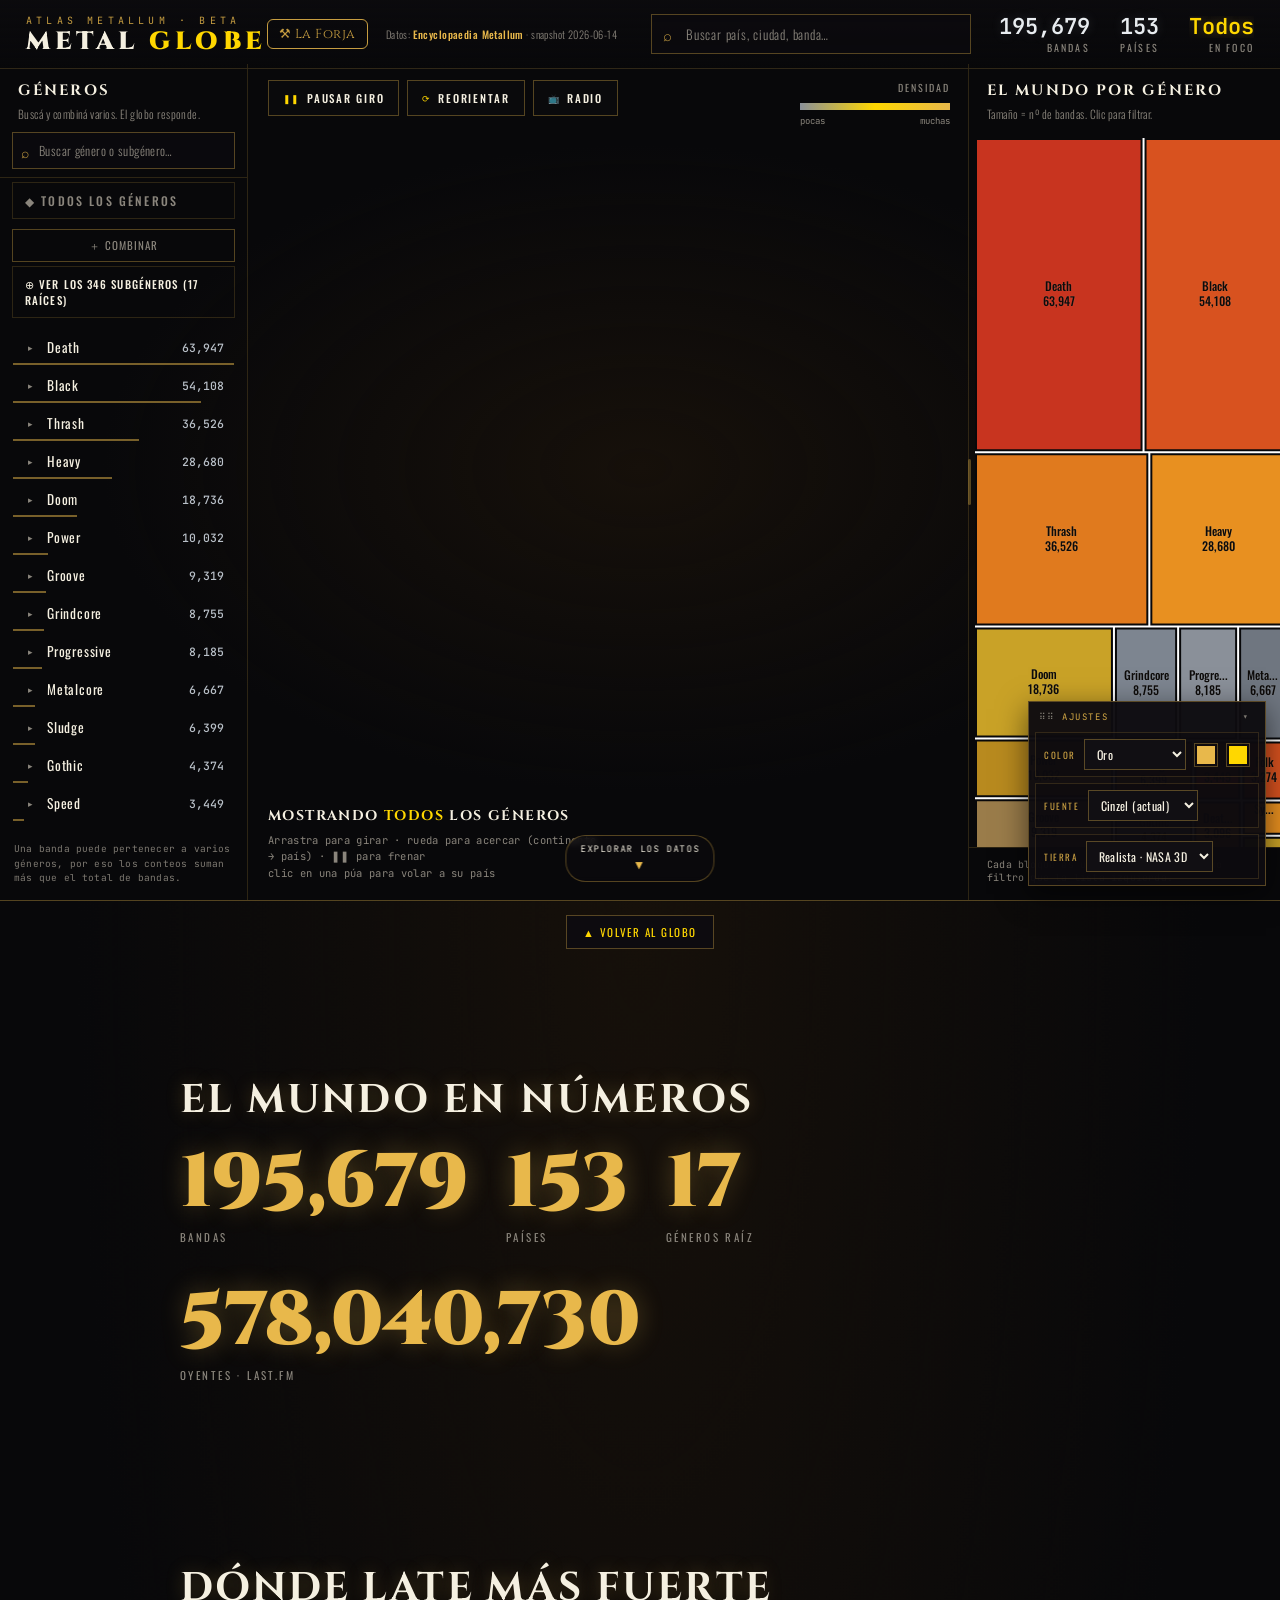
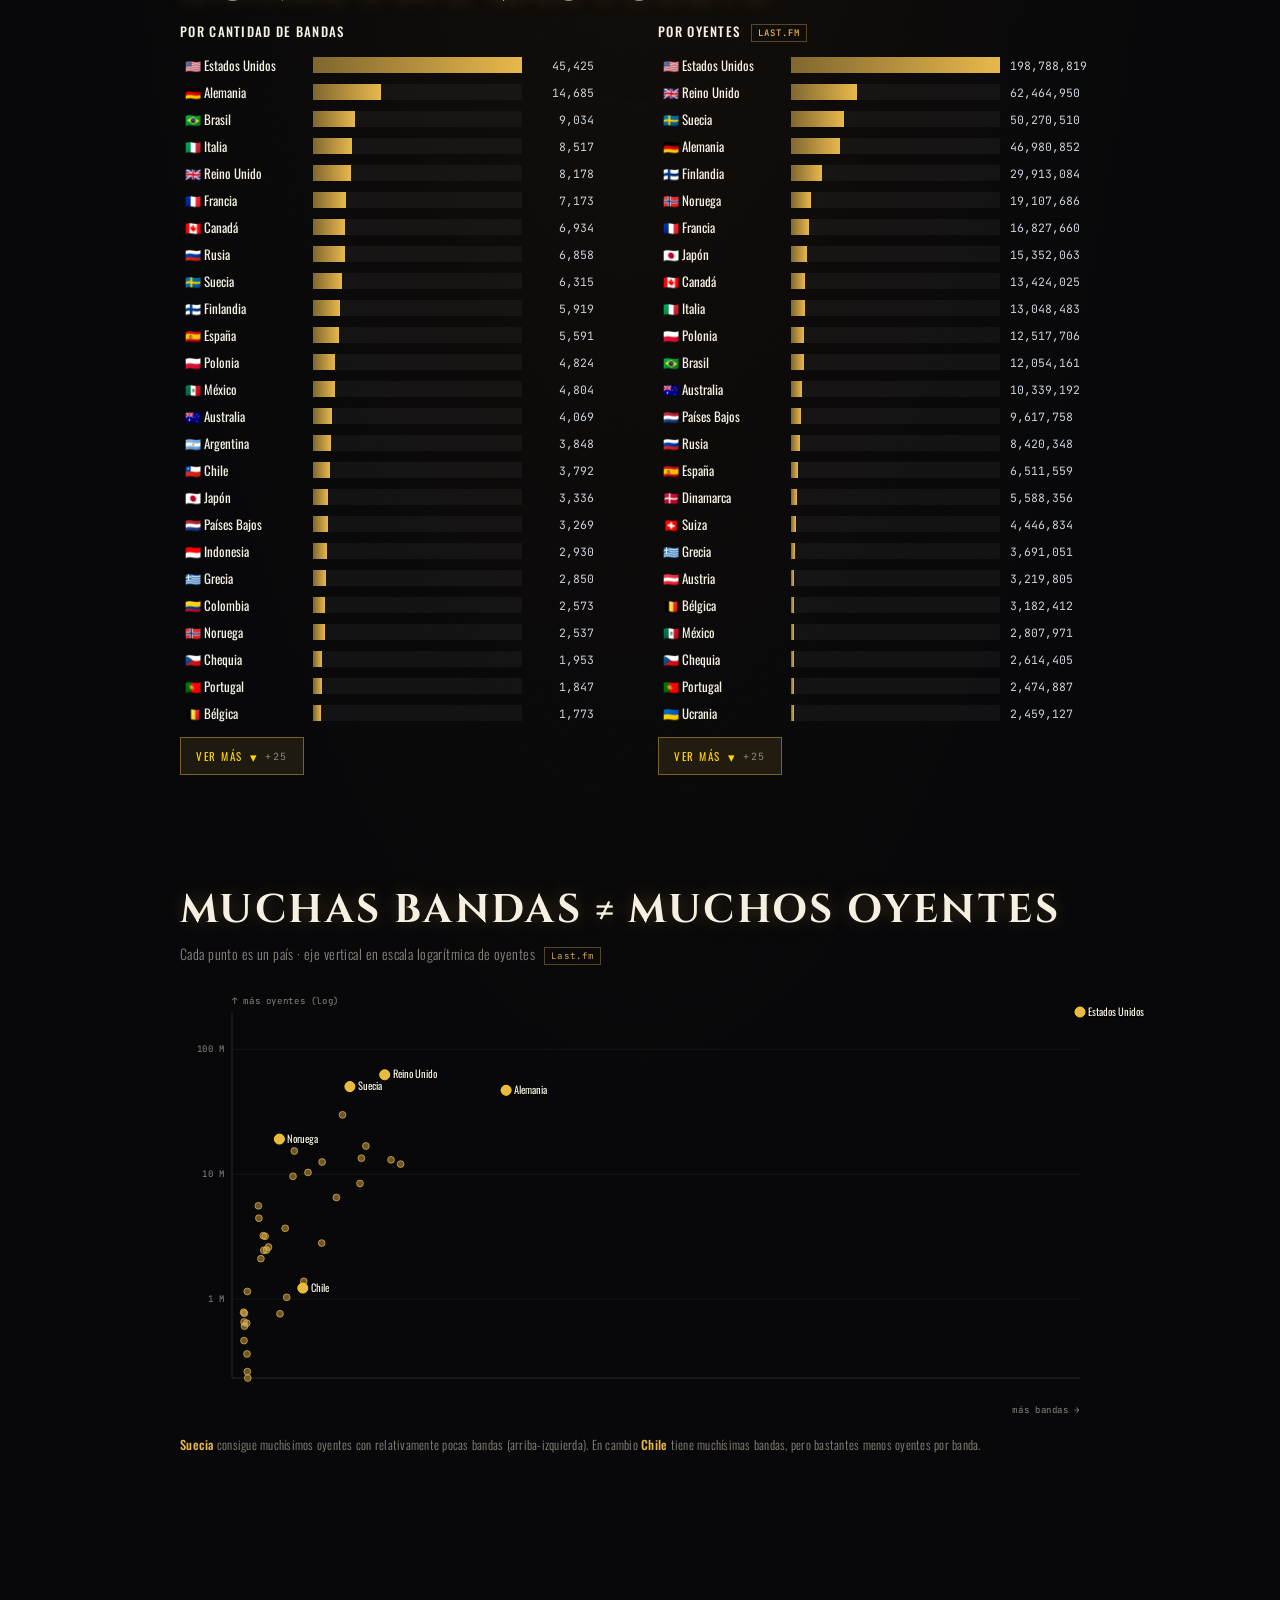
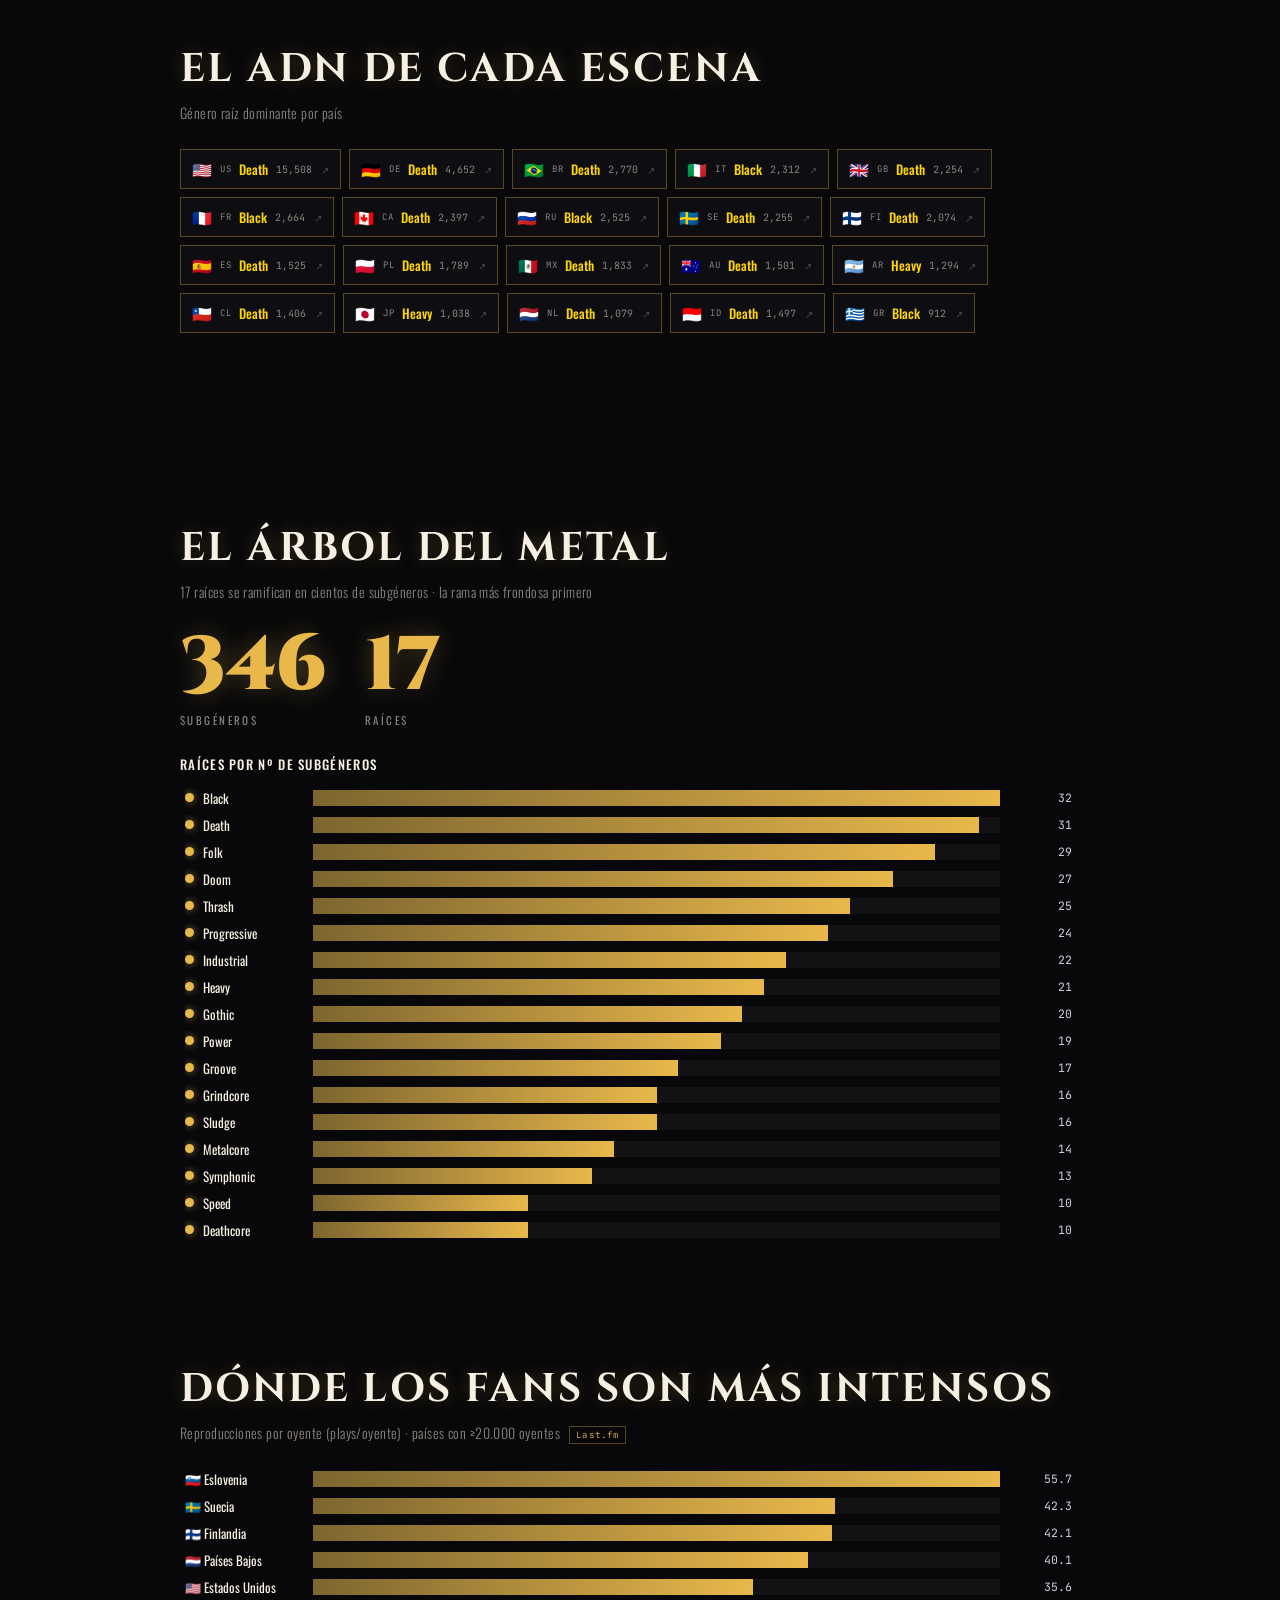
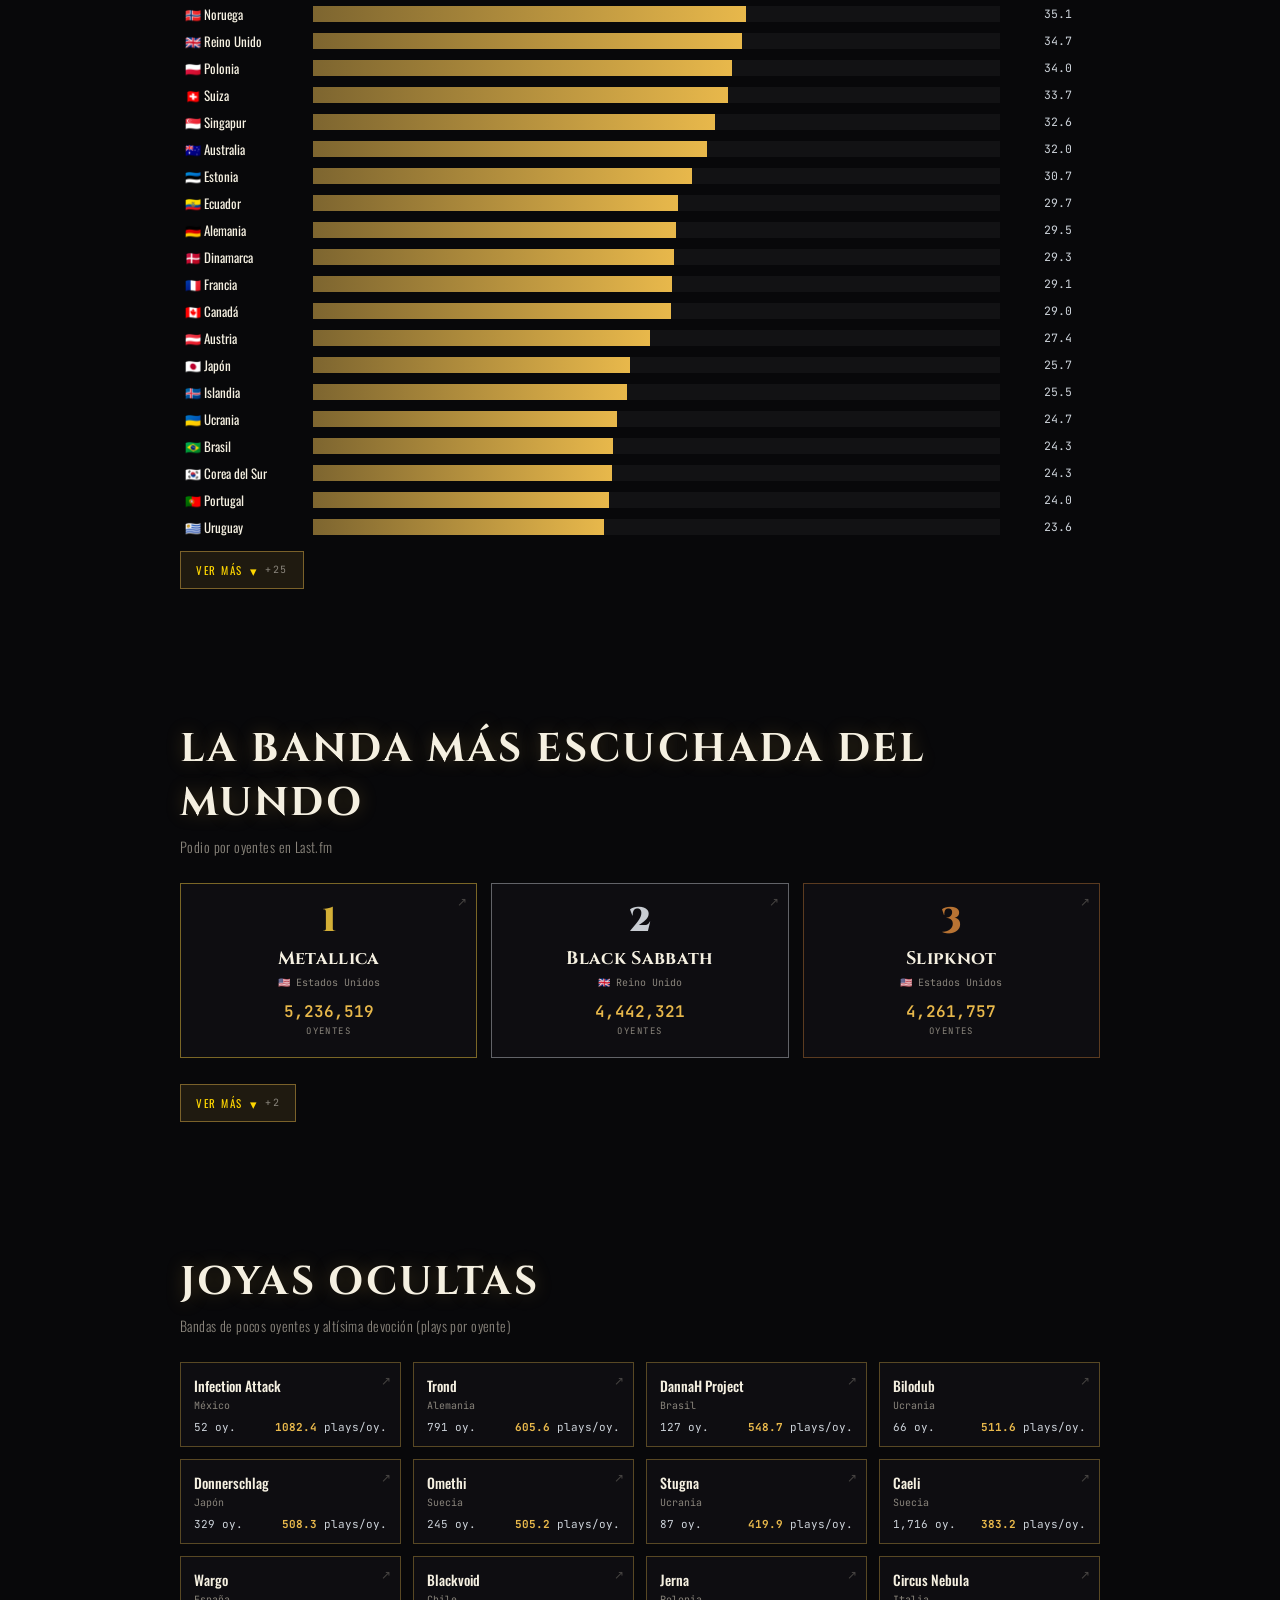
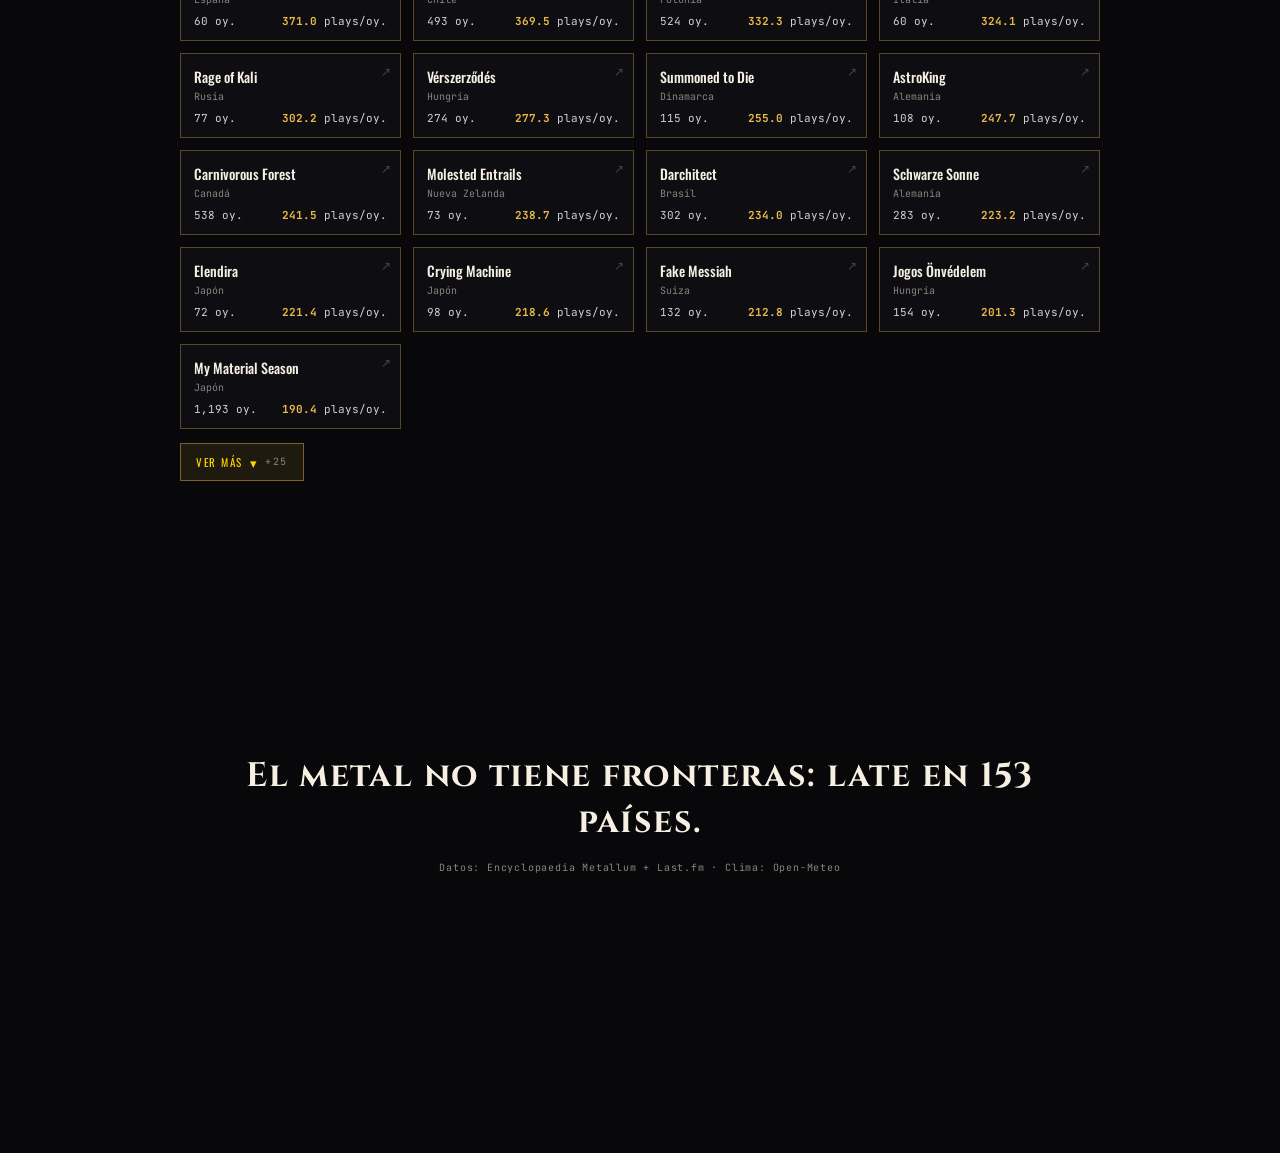
<file: web/index.html>
<!DOCTYPE html>
<html lang="es">
<head>
<meta charset="UTF-8">
<meta name="viewport" content="width=device-width, initial-scale=1.0">
<title>Metal Globe · beta</title>
<meta name="description" content="Atlas interactivo de 195,679 bandas de metal en 153 países · beta">

<!-- Open Graph (WhatsApp / Facebook / Telegram / etc.) -->
<meta property="og:type" content="website">
<meta property="og:site_name" content="Metal Globe">
<meta property="og:title" content="Metal Globe">
<meta property="og:description" content="Atlas interactivo de 195,679 bandas de metal en 153 países · beta">
<meta property="og:image" content="preview.png">
<meta property="og:image:width" content="1280">
<meta property="og:image:height" content="720">
<meta property="og:image:alt" content="Globo 3D con las bandas de metal del mundo">

<!-- Twitter / X -->
<meta name="twitter:card" content="summary_large_image">
<meta name="twitter:title" content="Metal Globe">
<meta name="twitter:description" content="Atlas interactivo de 195,679 bandas de metal en 153 países · beta">
<meta name="twitter:image" content="preview.png">

<link rel="preconnect" href="https://fonts.googleapis.com">
<link rel="preconnect" href="https://fonts.gstatic.com" crossorigin>
<link href="https://fonts.googleapis.com/css2?family=Cinzel:wght@500;700;900&family=Oswald:wght@300;400;500;600&family=JetBrains+Mono:wght@400;500&family=Pirata+One&family=New+Rocker&family=Metamorphous&family=Grenze+Gotisch:wght@400;700;900&family=UnifrakturCook:wght@700&family=MedievalSharp&display=swap" rel="stylesheet">
<link rel="stylesheet" href="styles.css" />
</head>
<body>
<h2 class="sr-only">Metal Globe (Atlas Metallum): globo interactivo en 3D de 195,679 bandas de metal en 153 países, con filtro por género y árbol de géneros. Versión beta.</h2>

<div class="am-hero" id="am-hero">
<header class="am-top">
  <div class="am-brand">
    <span class="am-eyebrow">Atlas Metallum · beta</span>
    <span class="am-wordmark">Metal <b>Globe</b></span>
  </div>
  <a class="am-forja-link" href="forja.html" title="La Forja del Metal — atlas genealógico de géneros" style="align-self:center;text-decoration:none;font-family:'Cinzel',serif;font-size:13px;letter-spacing:.04em;color:var(--accent,#c9a44a);border:1px solid var(--accent,#c9a44a);padding:5px 11px;border-radius:6px;opacity:.85;white-space:nowrap">⚒ La Forja</a>
  <div class="am-srccredit" id="am-srcchip">Cargando el atlas…</div>
  <div class="am-search" id="am-search">
    <span class="am-search-ic" aria-hidden="true">⌕</span>
    <input id="am-search-in" type="text" autocomplete="off" spellcheck="false"
           placeholder="Buscar país, ciudad, banda…" aria-label="Buscar país, ciudad o banda"
           role="combobox" aria-expanded="false" aria-controls="am-search-drop">
    <button id="am-search-clear" class="am-search-clear" aria-label="Limpiar" style="display:none">✕</button>
    <div class="am-search-drop" id="am-search-drop" role="listbox"></div>
  </div>
  <div class="am-kpis">
    <div class="am-kpi"><span class="v" id="kpi-bands">—</span><span class="l">Bandas</span></div>
    <div class="am-kpi"><span class="v" id="kpi-countries">—</span><span class="l">Países</span></div>
    <div class="am-kpi"><span class="v hot" id="kpi-focus">Todos</span><span class="l" id="kpi-focus-l">En foco</span></div>
  </div>
</header>

<div class="am-stage">

  <!-- LEFT: genre filter -->
  <section class="am-col left">
    <div class="am-sheet-handle"></div>
    <button class="am-sheet-close" data-sheet-close aria-label="Cerrar">✕</button>
    <div class="am-panelhead">
      <h2>Géneros</h2>
      <p>Buscá y combiná varios. El globo responde.</p>
    </div>
    <div class="am-gfilter">
      <div class="am-gsearch-wrap">
        <span class="am-gsearch-ic">⌕</span>
        <input id="am-gsearch" class="am-gsearch" type="text" autocomplete="off" spellcheck="false"
               placeholder="Buscar género o subgénero…" role="combobox" aria-expanded="false"
               aria-controls="am-gdrop" aria-label="Buscar género">
        <button class="am-gsearch-clear" id="am-gsearch-clear" aria-label="Limpiar" style="display:none">✕</button>
        <div class="am-gdrop" id="am-gdrop" role="listbox"></div>
      </div>
      <div class="am-genchips" id="am-genchips" aria-live="polite"></div>
    </div>
    <div class="am-genwrap">
      <div class="am-genres" id="am-genres">
        <button class="am-allbtn muted" id="am-all">◆ Todos los géneros</button>
        <div class="am-modebar">
          <button class="am-modebtn" id="am-combine" title="Combinar varios géneros (multi)">＋ Combinar</button>
          <span class="am-boolsw" id="am-boolsw" style="display:none" title="O = cumplen alguno · Y = cumplen todos">
            <button class="am-boolbtn on" id="am-bool-or" data-op="OR">O</button>
            <button class="am-boolbtn" id="am-bool-and" data-op="AND">Y</button>
          </span>
        </div>
        <button class="am-allbtn am-expandall" id="am-expandall">⊕ Expandir todos los subgéneros</button>
        <!-- genre rows injected -->
      </div>
      <p class="am-note" style="padding:8px 14px 14px">Una banda puede pertenecer a varios géneros, por eso los conteos suman más que el total de bandas.</p>
    </div>
  </section>

  <!-- CENTER: globe -->
  <section class="am-col center">
    <div class="am-globe-wrap">
      <canvas id="am-canvas"></canvas>
      <div id="am-labels"></div>
      <div class="am-controls">
        <button class="am-ctrl" id="am-pause"><span class="ic" id="am-pause-ic">❚❚</span><span id="am-pause-tx">Pausar giro</span></button>
        <button class="am-ctrl" id="am-reset"><span class="ic" style="color:var(--gold-bright)">⟳</span><span>Reorientar</span></button>
        <button class="am-ctrl" id="am-home" style="display:none"><span class="ic" style="color:var(--gold-bright)">◎</span><span>Vista planetaria</span></button>
        <button class="am-ctrl am-clear" id="am-clear" style="display:none"><span class="ic" style="color:var(--fire-hot)">✕</span><span>Limpiar todo</span></button>
        <button class="am-ctrl" id="am-radio"><span class="ic" style="color:var(--fire-hot)">📺</span><span>Radio</span></button>
      </div>
      <div class="am-legend">
        <div class="lt">Densidad</div>
        <div class="am-ramp"></div>
        <div class="am-ramp-labels"><span>pocas</span><span>muchas</span></div>
      </div>
      <div class="am-overlay">
        <div class="am-status" id="am-status">Mostrando <b>todos</b> los géneros</div>
        <div class="am-hint">Arrastra para girar · rueda para acercar (continente → país) · ❚❚ para frenar<br>clic en una púa para volar a su país</div>
      </div>
    </div>
  </section>

  <!-- RIGHT: treemap (default) + country detail -->
  <section class="am-col right">
    <div class="am-resizer" id="am-resizer" title="Arrastrar para ensanchar el panel"></div>
    <div class="am-sheet-handle"></div>
    <button class="am-sheet-close" data-sheet-close aria-label="Cerrar">✕</button>
    <div class="am-panelhead" id="am-rhead">
      <h2>El mundo por género</h2>
      <p>Tamaño = nº de bandas. Clic para filtrar.</p>
    </div>
    <div class="am-right-body">
      <div id="am-tree-view" style="flex:1;min-height:0;display:flex;flex-direction:column">
        <div id="am-tree"></div>
        <div class="am-tree-note">Cada bloque es un género. Clic = mismo filtro que la lista izquierda.</div>
      </div>
      <div id="am-comboview" style="display:none;flex:1;min-height:0;flex-direction:column">
        <div class="am-comboh" id="am-comboh"></div>
        <input id="am-combo-search" class="am-bsearch" type="text" placeholder="Buscar banda en los resultados…" style="display:none;margin:6px 12px 2px">
        <div class="am-bands" id="am-combobands" style="flex:1;max-height:none"></div>
        <div id="am-combonote" class="am-note" style="padding:6px 14px"></div>
        <button id="am-combo-all" class="am-moreb" type="button" style="display:none"></button>
      </div>
      <div class="am-detail" id="am-detail">
        <button class="am-back" id="am-back">← Volver al mundo</button>
        <div class="am-dhead">
          <div style="display:flex;align-items:center;gap:14px;margin-bottom:6px">
            <span id="d-bigflag" style="flex-shrink:0"></span>
            <div style="min-width:0">
              <div class="am-dflag" id="d-flag"></div>
              <div class="am-dname" id="d-name"></div>
            </div>
          </div>
          <div class="am-dtotal" id="d-total"></div>
        </div>
        <div class="am-dsec">
          <h3>Géneros dominantes</h3>
          <div id="d-genres"></div>
          <p class="am-note">Una banda puede pertenecer a varios géneros; por eso la suma supera el total.</p>
        </div>
        <div class="am-dsec" id="d-subsec" style="display:none">
          <h3 id="d-subs-h">Subgéneros</h3>
          <div id="d-subs"></div>
        </div>
        <div class="am-dsec">
          <h3 id="d-bands-h">Bandas</h3>
          <input id="d-bsearch" class="am-bsearch" type="text" placeholder="Buscar banda en este país…" style="display:none">
          <div class="am-bands" id="d-bands"></div>
          <div id="d-bnote" class="am-note"></div>
          <button id="d-ball" class="am-moreb" type="button" style="display:none"></button>
        </div>
        <div class="am-dsec" style="border-bottom:none">
          <h3 id="d-cities-h">Ciudades</h3>
          <div class="am-cities" id="d-cities"></div>
        </div>
      </div>
    </div>
  </section>

</div><!-- /am-stage -->
  <button class="am-scrolldown" id="am-scrolldown" aria-label="Ver el dashboard de datos">
    <span class="sd-txt">Explorar los datos</span><span class="sd-arrow">▼</span>
  </button>
</div><!-- /am-hero -->

<!-- ============ DASHBOARD scrollytelling (debajo del globo) ============ -->
<main class="am-dash" id="am-dash">
  <button class="am-toglobe" id="am-toglobe" title="Volver al globo">▲ Volver al globo</button>

  <section class="dash-sec" id="dash-s1">
    <div class="dash-in">
      <p class="dash-eyebrow">El mundo en números</p>
      <div class="dash-kpis" id="dash-kpis"></div>
    </div>
  </section>

  <section class="dash-sec" id="dash-s2">
    <div class="dash-in">
      <p class="dash-eyebrow">Dónde late más fuerte</p>
      <div class="dash-cols">
        <div class="dash-col">
          <h3 class="dash-h">Por cantidad de bandas</h3>
          <div id="dash-cant"></div>
        </div>
        <div class="dash-col">
          <h3 class="dash-h">Por oyentes <span class="dash-tag">Last.fm</span></h3>
          <div id="dash-oy"></div>
        </div>
      </div>
    </div>
  </section>

  <section class="dash-sec" id="dash-s2b">
    <div class="dash-in">
      <p class="dash-eyebrow">Muchas bandas ≠ muchos oyentes</p>
      <p class="dash-sub">Cada punto es un país · eje vertical en escala logarítmica de oyentes <span class="dash-tag">Last.fm</span></p>
      <div id="dash-scatter"></div>
      <p class="dash-read" id="dash-scatter-read"></p>
    </div>
  </section>

  <section class="dash-sec" id="dash-s3">
    <div class="dash-in">
      <p class="dash-eyebrow">El ADN de cada escena</p>
      <p class="dash-sub">Género raíz dominante por país</p>
      <div class="dash-adn" id="dash-adn"></div>
    </div>
  </section>

  <section class="dash-sec" id="dash-s3a">
    <div class="dash-in">
      <p class="dash-eyebrow">El árbol del metal</p>
      <p class="dash-sub">17 raíces se ramifican en cientos de subgéneros · la rama más frondosa primero</p>
      <div class="dash-kpis" id="dash-arbol-kpi"></div>
      <h3 class="dash-h" style="margin-top:26px">Raíces por nº de subgéneros</h3>
      <div id="dash-arbol"></div>
    </div>
  </section>

  <section class="dash-sec" id="dash-s3b">
    <div class="dash-in">
      <p class="dash-eyebrow">Dónde los fans son más intensos</p>
      <p class="dash-sub">Reproducciones por oyente (plays/oyente) · países con ≥20.000 oyentes <span class="dash-tag">Last.fm</span></p>
      <div id="dash-dev"></div>
    </div>
  </section>

  <section class="dash-sec" id="dash-s3c">
    <div class="dash-in">
      <p class="dash-eyebrow">La banda más escuchada del mundo</p>
      <p class="dash-sub">Podio por oyentes en Last.fm</p>
      <div id="dash-podio"></div>
    </div>
  </section>

  <section class="dash-sec" id="dash-s4">
    <div class="dash-in">
      <p class="dash-eyebrow">Joyas ocultas</p>
      <p class="dash-sub">Bandas de pocos oyentes y altísima devoción (plays por oyente)</p>
      <div id="dash-joyas"></div>
    </div>
  </section>

  <section class="dash-sec dash-end" id="dash-s5">
    <div class="dash-in">
      <p class="dash-end-quote">El metal no tiene fronteras: late en 153 países.</p>
      <p class="dash-credit">Datos: Encyclopaedia Metallum + Last.fm · Clima: Open-Meteo</p>
    </div>
  </section>
</main>

<!-- móvil: backdrop + barra inferior de navegación (ocultos en escritorio) -->
<div class="am-backdrop" id="am-backdrop"></div>
<nav class="am-mobnav">
  <button id="mob-gen"><span class="ic">◆</span> Géneros</button>
  <button id="mob-ficha" style="display:none"><span class="ic">▣</span> Ficha</button>
  <button id="mob-world"><span class="ic">▦</span> Mundo</button>
</nav>

<div id="am-tip"><div class="tn"></div><div class="tv"></div></div>

<!-- panel de AJUSTES arrastrable y colapsable: contiene Tema + Fuente -->
<div class="am-tools" id="am-tools">
  <div class="am-tools-grip" id="am-tools-grip"><span class="gt"><span class="dots">⠿⠿</span> Ajustes</span><span class="col" id="am-tools-col" title="Plegar / desplegar">▾</span></div>
  <div class="am-tools-body" id="am-tools-body">
<!-- COLOR: preset rápido + color pickers (acento y selección) configurables a placer -->
<div class="am-themepick" id="am-themepick" title="Colores de acento y selección (configurables)">
  <label for="am-theme-sel">Color</label>
  <select id="am-theme-sel" aria-label="Paleta de color">
    <option value="tarja">Oro</option>
    <option value="amaranth">Rojo</option>
    <option value="fallen">Azul</option>
    <option value="floor">Plata</option>
    <option value="necronomicon">Verde</option>
    <option value="imaginaerum">Púrpura</option>
    <option value="custom">Personalizado</option>
  </select>
  <input type="color" id="am-accent-pick" class="am-cpick" value="#e8b84b" title="Acento">
  <input type="color" id="am-select-pick" class="am-cpick" value="#ffd700" title="Selección de país">
</div>

<!-- selector de FUENTE display (probar en vivo; solo afecta títulos grandes) -->
<div class="am-fontpick" id="am-fontpick" title="Probar la fuente de los títulos grandes">
  <label for="am-font-sel">Fuente</label>
  <select id="am-font-sel" aria-label="Fuente de los títulos">
    <option value="'Cinzel',serif">Cinzel (actual)</option>
    <option value="'Pirata One',serif">Pirata One</option>
    <option value="'New Rocker',serif">New Rocker</option>
    <option value="'Metamorphous',serif">Metamorphous</option>
    <option value="'Grenze Gotisch',serif">Grenze Gotisch</option>
    <option value="'UnifrakturCook',serif">UnifrakturCook</option>
    <option value="'MedievalSharp',serif">MedievalSharp</option>
  </select>
</div>

<!-- selector de SKIN de la Tierra (textura/efecto 3D del globo) -->
<div class="am-skinpick" id="am-skinpick" title="Estilo visual de la Tierra">
  <label for="am-skin-sel">Tierra</label>
  <select id="am-skin-sel" aria-label="Skin de la Tierra">
    <option value="realista">Realista · NASA 3D</option>
    <option value="classic">Clásico · bronce</option>
    <option value="chrome">Cromo · metal</option>
    <option value="obsidian">Obsidiana · negro</option>
    <option value="ember">Brasas · lava</option>
    <option value="toxic">Tóxico · verde</option>
    <option value="accent">Acento · tema</option>
  </select>
</div>
  </div><!-- /am-tools-body -->
</div><!-- /am-tools -->

<!-- ====== RADIO METAL: TV CRT flotante, arrastrable, mini/grande (independiente) ====== -->
<div class="am-tv" id="am-tv" role="dialog" aria-label="Radio metal (reproductor ambiente)">
  <div class="am-tv-bar" id="am-tv-bar">
    <span class="am-tv-title"><span class="am-tv-dot" aria-hidden="true"></span> Radio Metal</span>
    <span class="am-tv-bargrp">
      <a class="am-tv-ext" id="am-tv-ext" href="https://www.youtube.com/" target="_blank" rel="noopener" title="Abrir el playlist en YouTube">↗</a>
      <button id="am-tv-size" title="Agrandar / achicar" aria-label="Agrandar o achicar">⤢</button>
      <button id="am-tv-close" title="Cerrar" aria-label="Cerrar">✕</button>
    </span>
  </div>
  <div class="am-tv-bezel">
    <div class="am-tv-screen">
      <div class="am-tv-scan" aria-hidden="true"></div>
      <iframe id="am-tv-frame" title="Playlist de YouTube" allow="autoplay; encrypted-media; picture-in-picture; fullscreen" allowfullscreen referrerpolicy="strict-origin-when-cross-origin"></iframe>
      <div class="am-tv-noscreen" id="am-tv-noscreen">⚙ Configura una playlist</div>
    </div>
    <div class="am-tv-side" aria-hidden="true">
      <div class="am-tv-light" id="am-tv-light" title="ON AIR"></div>
      <div class="am-tv-knob"></div>
      <div class="am-tv-knob small"></div>
      <div class="am-tv-vent"></div>
    </div>
  </div>
  <div class="am-tv-chips" id="am-tv-chips"></div>
</div>

<!-- ====== FICHA DE CONTEXTO: lugar seleccionado (reloj local + clima + stat de metal) ====== -->
<div class="am-ctx" id="am-ctx">
  <div class="am-ctx-head" id="am-ctx-head">
    <span id="am-ctx-flag" aria-hidden="true"></span>
    <span class="am-ctx-name" id="am-ctx-name">—</span>
    <span class="am-ctx-btns">
      <button class="am-ctx-b" id="am-ctx-reset" title="Reubicar (volver a su sitio)" aria-label="Reubicar">⤒</button>
      <button class="am-ctx-b" id="am-ctx-min" title="Colapsar / expandir" aria-label="Colapsar o expandir">▾</button>
      <button class="am-ctx-b" id="am-ctx-x" title="Cerrar" aria-label="Cerrar">✕</button>
    </span>
  </div>
  <div class="am-ctx-row" id="am-ctx-clockrow">
    <span class="am-ctx-k">Hora local</span><span class="am-ctx-clock" id="am-ctx-clock">—:—:—</span>
  </div>
  <div class="am-ctx-row am-ctx-wx am-ctx-more" id="am-ctx-wx" style="display:none">
    <span class="am-ctx-ico" id="am-ctx-ico">⛅</span><span class="am-ctx-temp" id="am-ctx-temp">—</span>
    <span class="am-ctx-credit">Clima: Open-Meteo</span>
  </div>
  <div class="am-ctx-row am-ctx-more"><span class="am-ctx-k">Bandas</span><span id="am-ctx-bands">—</span></div>
  <div class="am-ctx-row am-ctx-more"><span class="am-ctx-k">Dominante</span><span class="am-ctx-dom" id="am-ctx-dom">—</span></div>
</div>

<script>
/* aplica la fuente display elegida en vivo (var CSS --font-display) y la recuerda */
(function(){
  var sel=document.getElementById('am-font-sel'); if(!sel) return;
  var KEY='mg_font_display';
  try{ var s=localStorage.getItem(KEY);
    if(s){ for(var i=0;i<sel.options.length;i++){ if(sel.options[i].value===s){ sel.selectedIndex=i; break; } }
      document.documentElement.style.setProperty('--font-display', s); } }catch(e){}
  sel.addEventListener('change',function(){
    document.documentElement.style.setProperty('--font-display', sel.value);
    try{ localStorage.setItem(KEY, sel.value); }catch(e){}
  });
})();
</script>
<script>
/* COLOR: preset rápido (por nombre de color) + 2 color pickers (acento, selección)
   configurables a placer. El preset usa html[data-theme]; el modo "Personalizado"
   usa overrides inline (window.__setCustomColors) y re-pinta el globo. */
(function(){
  var sel=document.getElementById('am-theme-sel'),
      accent=document.getElementById('am-accent-pick'),
      select=document.getElementById('am-select-pick');
  if(!sel) return;
  var PKEY='mg_theme', CKEY='mg_custom';
  var P={tarja:['#e8b84b','#ffd700'],amaranth:['#c41e3a','#ff2d2d'],fallen:['#4fa8e8','#5dcfff'],
         floor:['#b0bec5','#eceff1'],necronomicon:['#6b9b37','#9fe83a'],imaginaerum:['#9b59b6','#c77dff']};
  function syncPickers(name){ var p=P[name]; if(p){ accent.value=p[0]; select.value=p[1]; } }
  var saved='tarja', custom=null;
  try{ saved=localStorage.getItem(PKEY)||'tarja'; custom=JSON.parse(localStorage.getItem(CKEY)||'null'); }catch(e){}
  for(var i=0;i<sel.options.length;i++){ if(sel.options[i].value===saved){ sel.selectedIndex=i; break; } }
  if(saved==='custom' && custom){ accent.value=custom[0]; select.value=custom[1]; } else syncPickers(saved==='custom'?'tarja':saved);
  document.documentElement.setAttribute('data-theme', saved==='custom'?'tarja':saved);   // base (texto/fondo)
  function applyPreset(name){
    if(window.__clearCustomColors) window.__clearCustomColors();
    document.documentElement.setAttribute('data-theme', name);
    if(window.__applyThemeColors) window.__applyThemeColors(name);
    syncPickers(name);
    try{ localStorage.setItem(PKEY, name); }catch(e){}
  }
  function applyCustom(){
    sel.value='custom';
    if(window.__setCustomColors) window.__setCustomColors(accent.value, select.value);
    try{ localStorage.setItem(PKEY,'custom'); localStorage.setItem(CKEY, JSON.stringify([accent.value,select.value])); }catch(e){}
  }
  sel.addEventListener('change',function(){ if(sel.value==='custom') applyCustom(); else applyPreset(sel.value); });
  accent.addEventListener('input',applyCustom);
  select.addEventListener('input',applyCustom);
  // si estaba en "Personalizado", reaplicá cuando la app exponga el hook
  if(saved==='custom' && custom){
    var t=setInterval(function(){ if(window.__setCustomColors){ window.__setCustomColors(accent.value, select.value); clearInterval(t); } }, 200);
  }
})();
</script>
<script>
/* selector de SKIN de la Tierra: aplica la textura/efecto y lo recuerda. */
(function(){
  var sel=document.getElementById('am-skin-sel'); if(!sel) return;
  var KEY='mg_skin', saved='realista';
  try{ var s=localStorage.getItem(KEY); if(s) saved=s; }catch(e){}
  for(var i=0;i<sel.options.length;i++){ if(sel.options[i].value===saved){ sel.selectedIndex=i; break; } }
  sel.addEventListener('change',function(){
    if(window.__applySkin) window.__applySkin(sel.value);
    try{ localStorage.setItem(KEY, sel.value); }catch(e){}
  });
})();
</script>
<script>
/* panel de ajustes: ARRASTRABLE (grip) + COLAPSABLE, con posición/estado recordados.
   Resuelve la superposición con el footer: movelo o plegalo donde no moleste. */
(function(){
  var tools=document.getElementById('am-tools'), grip=document.getElementById('am-tools-grip'),
      col=document.getElementById('am-tools-col'); if(!tools||!grip) return;
  var KEY='mg_tools_pos', CKEY='mg_tools_collapsed';
  try{ var s=localStorage.getItem(KEY); if(s){ var p=JSON.parse(s);
    tools.style.left=p.x+'px'; tools.style.top=p.y+'px'; tools.style.right='auto'; tools.style.bottom='auto'; } }catch(e){}
  try{ if(localStorage.getItem(CKEY)==='1'){ tools.classList.add('collapsed'); col.textContent='▸'; } }catch(e){}
  function setCollapsed(c){ tools.classList.toggle('collapsed',c); col.textContent=c?'▸':'▾';
    try{ localStorage.setItem(CKEY,c?'1':'0'); }catch(e){} }
  col.addEventListener('click',function(e){ e.stopPropagation(); setCollapsed(!tools.classList.contains('collapsed')); });
  var dragging=false, ox=0, oy=0, moved=false;
  function clamp(x,y){ var r=tools.getBoundingClientRect();
    var maxX=window.innerWidth-r.width-4, maxY=window.innerHeight-r.height-4;
    return [Math.max(4,Math.min(maxX,x)), Math.max(4,Math.min(maxY,y))]; }
  grip.addEventListener('pointerdown',function(e){
    if(e.target===col) return;
    dragging=true; moved=false;
    var r=tools.getBoundingClientRect(); ox=e.clientX-r.left; oy=e.clientY-r.top;
    try{ grip.setPointerCapture(e.pointerId); }catch(_){} e.preventDefault();
  });
  grip.addEventListener('pointermove',function(e){
    if(!dragging) return; moved=true;
    var xy=clamp(e.clientX-ox, e.clientY-oy);
    tools.style.left=xy[0]+'px'; tools.style.top=xy[1]+'px'; tools.style.right='auto'; tools.style.bottom='auto';
  });
  function end(e){ if(!dragging) return; dragging=false;
    try{ grip.releasePointerCapture(e.pointerId); }catch(_){}
    if(moved){ var r=tools.getBoundingClientRect();
      try{ localStorage.setItem(KEY, JSON.stringify({x:Math.round(r.left),y:Math.round(r.top)})); }catch(_){}}}
  grip.addEventListener('pointerup',end); grip.addEventListener('pointercancel',end);
  window.addEventListener('resize',function(){ if(tools.style.left){ var r=tools.getBoundingClientRect();
    var xy=clamp(r.left,r.top); tools.style.left=xy[0]+'px'; tools.style.top=xy[1]+'px'; } });
  // Queda en el héroe (globo) y NO sigue al scrollear: al salir de la primera pantalla
  // se oculta; reaparece al volver arriba. No lo ocultamos mientras se arrastra.
  var _af=0;
  function syncAway(){
    if(dragging) return;
    tools.classList.toggle('am-tools-away', window.pageYOffset > window.innerHeight*0.6);
  }
  window.addEventListener('scroll',function(){ if(_af) return;
    _af=requestAnimationFrame(function(){ _af=0; syncAway(); }); }, {passive:true});
  syncAway();
})();
</script>

<!-- libs auto-hosteadas (mismas versiones: three r128, echarts 5.4.3, topojson-client 3.1.0, fuse 7.0.0).
     three + topojson son críticas para el globo y cargan ya. echarts y fuse se difieren bajo demanda (ver más abajo). -->
<script src="vendor/three.min.js"></script>
<script src="vendor/topojson-client.min.js"></script>
<script src="data.js"></script>
<script src="app.js"></script>
</body>
</html>
</file>
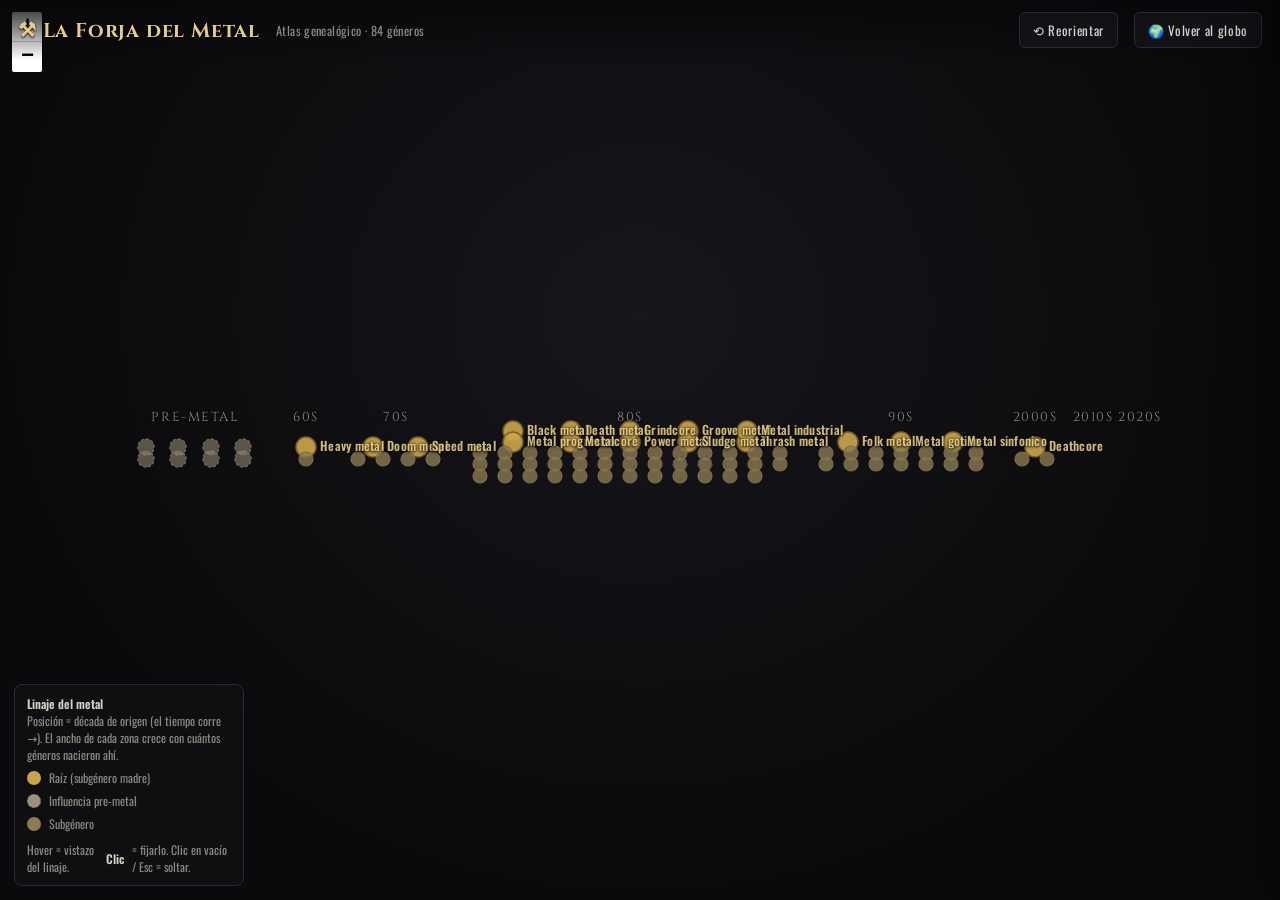
<file: web/forja.html>
<!DOCTYPE html>
<html lang="es">
<head>
<meta charset="utf-8">
<meta name="viewport" content="width=device-width, initial-scale=1">
<title>La Forja del Metal — Atlas genealógico</title>

<!-- Leaflet, vendored (2026-09-23): unpkg was breaking "L is not defined" in production —
     the main vhost's CSP is script-src 'self', which blocks it outright. Same pattern as
     vendor/echarts.min.js etc. Hashes verified against the CDN copy before vendoring. -->
<link rel="stylesheet" href="vendor/leaflet/leaflet.css">
<script src="vendor/leaflet/leaflet.js"></script>

<link rel="preconnect" href="https://fonts.googleapis.com">
<link href="https://fonts.googleapis.com/css2?family=Cinzel:wght@500;700&family=Oswald:wght@300;400;600&display=swap" rel="stylesheet">

<style>
:root{
  --bg:#0a0a0c; --bg2:#111114; --panel:#15151a;
  --bone:#d7d2c8; --bone-dim:#8c8880;
  --silver:#c9ccd1; --gold:#c9a44a; --gold-soft:#e7cd83; --fire:#b3331f;
  --line:#2a2a31; --accent:var(--gold);
}
*{box-sizing:border-box}
html,body{margin:0;height:100%;background:var(--bg);color:var(--bone);
  font-family:'Oswald',system-ui,sans-serif;overflow:hidden}
#map{position:absolute;inset:0;background:
  radial-gradient(ellipse at 50% 35%, #16161b 0%, #0a0a0c 70%)}
.leaflet-container{background:transparent;font-family:'Oswald',sans-serif}

/* ---- header / barra superior ---- */
#top{position:absolute;top:0;left:0;right:0;z-index:1000;display:flex;align-items:center;
  gap:16px;padding:12px 18px;pointer-events:none;
  background:linear-gradient(180deg,rgba(8,8,10,.92),rgba(8,8,10,0))}
#top .t-title{font-family:'Cinzel',serif;font-weight:700;font-size:20px;letter-spacing:.04em;
  color:var(--gold-soft);text-shadow:0 1px 2px #000;pointer-events:auto}
#top .t-sub{font-size:12.5px;color:var(--bone-dim);letter-spacing:.03em;pointer-events:auto}
#top .spacer{flex:1}
.t-btn{pointer-events:auto;cursor:pointer;text-decoration:none;
  font-family:'Oswald',sans-serif;font-size:13px;letter-spacing:.05em;
  color:var(--bone);background:rgba(20,20,26,.8);border:1px solid var(--line);
  padding:7px 13px;border-radius:6px;transition:border-color .15s,color .15s}
.t-btn:hover{border-color:var(--accent);color:var(--gold-soft)}

/* ---- leyenda ---- */
#leyenda{position:absolute;left:14px;bottom:14px;z-index:1000;
  background:rgba(17,17,20,.86);border:1px solid var(--line);border-radius:8px;
  padding:10px 12px;font-size:12px;color:var(--bone-dim);max-width:230px;backdrop-filter:blur(3px)}
#leyenda b{color:var(--bone);font-weight:600}
.lg-row{display:flex;align-items:center;gap:8px;margin-top:6px}
.lg-dot{width:14px;height:14px;border-radius:50%;flex:0 0 auto}

/* ---- etiquetas de nodo (tooltips permanentes) ---- */
.lab{background:transparent !important;border:none !important;box-shadow:none !important;
  color:var(--bone);font-size:11px;font-weight:300;letter-spacing:.02em;
  text-shadow:0 1px 3px #000,0 0 2px #000;padding:0 !important;white-space:nowrap;
  transition:opacity .18s}
.lab.raiz{color:var(--gold-soft);font-weight:600;font-size:12.5px}
.lab.infl{color:var(--bone-dim);font-style:italic}
.lab.dim{opacity:.12}
.leaflet-tooltip-right:before{display:none}

/* ---- columnas: cabeceras de era ---- */
.era-h{background:transparent !important;border:none !important;box-shadow:none !important;
  color:var(--bone-dim);font-family:'Cinzel',serif;font-size:13px;letter-spacing:.12em;
  text-transform:uppercase;text-shadow:0 1px 3px #000;padding:0 !important;text-align:center}

/* ---- ficha lateral ---- */
#ficha{position:absolute;top:0;right:0;height:100%;width:360px;max-width:88vw;z-index:1200;
  background:linear-gradient(180deg,#16161b,#101013);border-left:1px solid var(--line);
  box-shadow:-14px 0 40px rgba(0,0,0,.5);transform:translateX(100%);
  transition:transform .22s ease;overflow-y:auto;padding:0}
#ficha.open{transform:translateX(0)}
.f-head{position:sticky;top:0;background:linear-gradient(180deg,#1a1a20,#16161b);
  border-bottom:1px solid var(--line);padding:16px 18px 14px}
.f-close{position:absolute;top:12px;right:14px;cursor:pointer;color:var(--bone-dim);
  font-size:20px;line-height:1;background:none;border:none}
.f-close:hover{color:var(--fire)}
.f-name{font-family:'Cinzel',serif;font-weight:700;font-size:21px;color:var(--gold-soft);
  margin:0;padding-right:24px;line-height:1.15}
.f-en{color:var(--bone-dim);font-size:13px;margin-top:2px}
.f-tags{margin-top:10px;display:flex;flex-wrap:wrap;gap:6px}
.badge{font-size:11px;letter-spacing:.04em;padding:3px 9px;border-radius:20px;
  border:1px solid var(--line);color:var(--bone-dim);text-transform:uppercase}
.badge.tipo{border-color:var(--accent);color:var(--gold-soft)}
.badge.conf-alta{border-color:#3c6b46;color:#9fd3a8}
.badge.conf-media{border-color:#7a6a32;color:#d8c178}
.badge.conf-baja{border-color:#7a3a32;color:#e0a79b}
.f-body{padding:16px 18px 28px}
.f-sec{margin-bottom:15px}
.f-sec h4{margin:0 0 5px;font-size:11px;letter-spacing:.13em;text-transform:uppercase;
  color:var(--bone-dim);font-weight:600;font-family:'Oswald',sans-serif}
.f-sec p{margin:0;font-size:14px;line-height:1.5;color:var(--bone);font-weight:300}
.chip{display:inline-block;font-size:12.5px;padding:3px 9px;margin:3px 4px 0 0;border-radius:5px;
  background:rgba(201,164,74,.08);border:1px solid var(--line);color:var(--bone)}
.chip.link{cursor:pointer}
.chip.link:hover{border-color:var(--accent);color:var(--gold-soft)}
.f-src a{color:var(--silver);font-size:12px;display:block;margin-top:3px;
  overflow:hidden;text-overflow:ellipsis;white-space:nowrap}
.f-src a:hover{color:var(--gold-soft)}
.f-globo{margin-top:6px;width:100%;padding:10px;border-radius:7px;cursor:not-allowed;
  background:rgba(201,164,74,.06);border:1px dashed var(--line);color:var(--bone-dim);
  font-family:'Oswald',sans-serif;font-size:13px;letter-spacing:.04em}
.muted{color:var(--bone-dim);font-style:italic}
</style>
</head>
<body>

<div id="map"></div>

<div id="top">
  <span class="t-title">⚒ La Forja del Metal</span>
  <span class="t-sub">Atlas genealógico · 84 géneros</span>
  <span class="spacer"></span>
  <a class="t-btn" id="btn-reset" title="Centrar el grafo">⟲ Reorientar</a>
  <a class="t-btn" href="index.html" title="Volver al globo">🌍 Volver al globo</a>
</div>

<div id="leyenda">
  <b>Linaje del metal</b><br>
  Posición = década de origen (el tiempo corre →). El ancho de cada zona crece con cuántos géneros nacieron ahí.<br>
  <span class="lg-row"><span class="lg-dot" style="background:#c9a44a"></span>Raíz (subgénero madre)</span>
  <span class="lg-row"><span class="lg-dot" style="background:#9b9079;border:1px dashed #6f6a5e"></span>Influencia pre-metal</span>
  <span class="lg-row"><span class="lg-dot" style="background:#8a7b53"></span>Subgénero</span>
  <span class="lg-row" style="margin-top:9px;color:var(--bone-dim)">Hover = vistazo del linaje. <b style="color:var(--bone)">Clic</b> = fijarlo. Clic en vacío / Esc = soltar.</span>
</div>

<aside id="ficha" aria-hidden="true">
  <div class="f-head">
    <button class="f-close" id="f-close" aria-label="Cerrar">✕</button>
    <h3 class="f-name" id="f-name">—</h3>
    <div class="f-en" id="f-en"></div>
    <div class="f-tags" id="f-tags"></div>
  </div>
  <div class="f-body" id="f-body"></div>
</aside>

<script>
"use strict";
const REDUCE_MOTION = window.matchMedia('(prefers-reduced-motion: reduce)').matches;
const ACCENT = '#c9a44a', ACCENT_SOFT = '#e7cd83', EDGE = '#34343d', FIRE = '#b3331f';

// ---------- carga de datos ----------
fetch('data/genealogia/generos.json')
  .then(r => { if(!r.ok) throw new Error('No se pudo cargar generos.json'); return r.json(); })
  .then(build)
  .catch(err => {
    document.getElementById('map').innerHTML =
      '<div style="padding:40px;color:#b3331f;font-family:Oswald">Error cargando la genealogía: '+err.message+'</div>';
    console.error(err);
  });

// ---------- helpers de era ----------
function firstDecade(s){
  if(!s) return null;
  const m = String(s).match(/(19|20)(\d)0s/);
  return m ? parseInt(m[1]+m[2]+'0', 10) : null;
}

function build(nodos){
  const byId = new Map(nodos.map(n => [n.id, n]));

  // década efectiva: la propia o, si es null, la del ancestro más cercano (genero_padre)
  function decadeOf(n){
    let cur = n, guard = new Set();
    while(cur){
      const d = firstDecade(cur.decada_origen);
      if(d != null) return d;
      if(!cur.genero_padre || guard.has(cur.id)) break;
      guard.add(cur.id); cur = byId.get(cur.genero_padre);
    }
    return null;
  }
  // columna por DÉCADA real (0=pre-metal · 1=60s … 7=2020s)
  const DECADE_COL = {1960:1, 1970:2, 1980:3, 1990:4, 2000:5, 2010:6, 2020:7};
  function colOf(n){
    if(n.tipo === 'influencia_externa') return 0;          // pre-metal, origen de la cinta
    let d = decadeOf(n);
    if(d == null) d = 1980;                                 // fallback prudente
    d = Math.min(2020, Math.max(1960, d));                 // clamp al rango de columnas
    return DECADE_COL[d];
  }
  // familia: sube por genero_padre hasta una raíz (o sí mismo si raíz/influencia)
  function familyOf(n){
    let cur = n, guard = new Set();
    while(cur.tipo !== 'raiz' && cur.tipo !== 'influencia_externa'){
      if(!cur.genero_padre || !byId.has(cur.genero_padre) || guard.has(cur.id)) break;
      guard.add(cur.id); cur = byId.get(cur.genero_padre);
    }
    return cur;
  }
  const INFL = '__infl__';
  const famKey = n => n.tipo === 'influencia_externa' ? INFL : familyOf(n).id;
  const rank   = n => (n.tipo === 'raiz' || n.tipo === 'influencia_externa') ? 0 : 1;

  // ---------- layout v3: TIEMPO HONESTO · zonas de década de ancho variable ----------
  // x = década REAL (más a la derecha = más tarde). Cada década es una ZONA cuyo ancho crece
  // con cuántos géneros nacieron ahí (los 80s, con 11 de las 17 raíces, es la más ANCHA).
  // Dentro de cada zona los nodos se reparten en 2D holgado (más ancho que alto), NO en torre
  // ni en fila. El linaje se lee por las aristas, no por la posición. (La x fina dentro de una
  // zona es solo reparto visual: la data es por DÉCADA, no por año exacto.)
  const NODE_DX = 200, NODE_DY = 90, ZONE_GAP = 170, MIN_W = 200;
  const ROOT_DX = 290, SUB_ROWS_MAX = 3;          // raíces muy separadas; subgéneros máx 3 filas (más aire que v3.0)

  function zoneOf(n){
    if(n.tipo === 'influencia_externa') return 'premetal';   // pre-metal, origen de la cinta
    let d = decadeOf(n);                                      // null hereda la del padre
    if(d == null) d = 1980;
    return String(Math.min(2020, Math.max(1960, d)));
  }
  const ZONE_ORDER = ['premetal','1960','1970','1980','1990','2000','2010','2020'];
  const ZONE_LABEL = { premetal:'Pre-metal', '1960':'60s', '1970':'70s', '1980':'80s',
                       '1990':'90s', '2000':'2000s', '2010':'2010s', '2020':'2020s' };
  const famName = n => (n.tipo === 'influencia_externa') ? n.id : familyOf(n).id;
  const isRoot  = n => (n.tipo === 'raiz' || n.tipo === 'influencia_externa');

  const byZone = new Map(ZONE_ORDER.map(z => [z, []]));
  for(const n of nodos) byZone.get(zoneOf(n)).push(n);

  // Cada zona: RAÍCES en la fila de arriba, repartidas a lo ancho de toda la zona (así el
  // resumen "raíces por década" se lee sin encimes). SUBGÉNEROS en una grilla holgada debajo,
  // agrupados por familia. Ancho de zona ∝ nº de nodos -> los 80s, los más poblados, la más ancha.
  const zoneCenterX = {};
  let cursorX = 0, maxHalfH = NODE_DY/2;
  for(const z of ZONE_ORDER){
    const all   = byZone.get(z);
    const roots = all.filter(isRoot).sort((a,b)=> a.nombre_es.localeCompare(b.nombre_es));
    const subs  = all.filter(n => !isRoot(n))
      .sort((a,b)=> famName(a).localeCompare(famName(b)) || a.nombre_es.localeCompare(b.nombre_es));
    const R = roots.length, S = subs.length;
    const rootRows = R > 6 ? 2 : 1;               // zonas con muchas raíces (80s) -> 2 filas
    const rootCols = R ? Math.ceil(R/rootRows) : 0;
    const subRows = S ? Math.min(SUB_ROWS_MAX, Math.max(1, Math.round(Math.sqrt(S/2.5)))) : 0;
    const subCols = subRows ? Math.ceil(S/subRows) : 0;
    const zoneW = Math.max(MIN_W, rootCols*ROOT_DX, subCols*NODE_DX);
    const cx = cursorX + zoneW/2;
    zoneCenterX[z] = cx;
    const totalRows = rootRows + subRows;
    const topRow = -(totalRows-1)/2;              // filas de arriba = raíces
    const rootGapX = rootCols > 1 ? (zoneW*0.9)/rootCols : 0;
    roots.forEach((m,i) => {
      const col = i%rootCols, row = Math.floor(i/rootCols);
      m._x = cx + (col-(rootCols-1)/2)*rootGapX;
      m._y = (topRow + row)*NODE_DY;
      maxHalfH = Math.max(maxHalfH, Math.abs(m._y)+NODE_DY/2);
    });
    subs.forEach((m,idx) => {
      const col = idx%subCols, row = Math.floor(idx/subCols);
      m._x = cx + (col-(subCols-1)/2)*NODE_DX;
      m._y = (topRow + rootRows + row)*NODE_DY;
      maxHalfH = Math.max(maxHalfH, Math.abs(m._y)+NODE_DY/2);
    });
    cursorX += zoneW + ZONE_GAP;
  }
  const totalW = cursorX - ZONE_GAP;

  // ---------- mapa Leaflet (CRS.Simple) ----------
  const map = L.map('map', {
    crs: L.CRS.Simple, minZoom: -4, maxZoom: 3, zoomSnap: 0.25,
    attributionControl: false, zoomControl: true
  });
  L.control.zoom({position:'bottomright'});
  const ll = (n) => L.latLng(-n._y, n._x);   // lat hacia abajo a medida que crece _y

  // ---------- aristas (linaje) deduplicadas ----------
  const seen = new Set(), edges = [];
  const parents = new Map(), children = new Map();
  function addEdge(a, b){
    if(!byId.has(a) || !byId.has(b)) return;     // ignora ids huérfanos
    const key = a+'->'+b;
    if(seen.has(key)) return;
    seen.add(key); edges.push([a,b]);
    if(!children.has(a)) children.set(a, []); children.get(a).push(b);
    if(!parents.has(b))  parents.set(b, []);  parents.get(b).push(a);
  }
  for(const n of nodos){
    (n.origenes_estilisticos || []).forEach(p => addEdge(p, n.id));   // p = padre, n = hijo
    (n.formas_derivadas      || []).forEach(h => addEdge(n.id, h));   // n = padre, h = hijo
  }

  // dibujar aristas
  const edgeLayers = edges.map(([a,b]) => {
    const line = L.polyline([ll(byId.get(a)), ll(byId.get(b))], {
      color: EDGE, weight: 1.1, opacity: 0, interactive: false   // REPOSO: aristas apagadas (mata el spaghetti)
    }).addTo(map);
    return { a, b, line };
  });

  // ---------- nodos ----------
  function nodeStyle(n){
    if(n.tipo === 'raiz')  return { radius:10, color:'#7a6224', weight:1.5, fillColor:ACCENT, fillOpacity:.92 };
    if(n.tipo === 'influencia_externa')
      return { radius:8, color:'#6f6a5e', weight:1.5, dashArray:'2,3', fillColor:'#9b9079', fillOpacity:.55 };
    const baja = n.confianza === 'baja';
    return { radius:6.5, color: baja?'#5c564a':'#7d6e49', weight:1.2,
             dashArray: baja?'2,3':null, fillColor:'#8a7b53', fillOpacity:.8 };
  }
  const markerById = new Map();
  for(const n of nodos){
    const mk = L.circleMarker(ll(n), nodeStyle(n)).addTo(map);
    mk.bindTooltip(n.nombre_es, {
      permanent:true, direction:'right', offset:[8,0],
      className:'lab '+(n.tipo==='raiz'?'raiz':n.tipo==='influencia_externa'?'infl':'sub')
    });
    mk.on('mouseover', () => { if(!fixedId) highlight(n.id); });   // hover rápido solo si no hay nada fijado
    mk.on('mouseout',  () => { if(!fixedId) clearHL(); });
    mk.on('click', (e) => { L.DomEvent.stopPropagation(e); fixNode(n.id); });   // clic = fija el linaje del hover
    mk._node = n;
    markerById.set(n.id, mk);
  }

  // ---------- cabeceras de década (centradas sobre cada zona) ----------
  const headerLat = maxHalfH + 64;
  ZONE_ORDER.forEach(z => {
    L.marker(L.latLng(headerLat, zoneCenterX[z]), {
      icon: L.divIcon({className:'era-h', html:ZONE_LABEL[z], iconSize:[140,18], iconAnchor:[70,9]}),
      interactive:false, keyboard:false
    }).addTo(map);
  });

  // ---------- bounds / vista inicial ----------
  const bounds = L.latLngBounds([[ -(maxHalfH+60), -160 ], [ headerLat+40, totalW + 200 ]]);
  function resetView(){ map.fitBounds(bounds, {padding:[30,30]}); }
  resetView();
  map.setMaxBounds(bounds.pad(0.6));
  document.getElementById('btn-reset').addEventListener('click', () => { if(fixedId) cerrarFicha(); resetView(); });

  // ---------- zoom semántico: lejos = solo familias; cerca = subgéneros ----------
  // (la cinta no crece; crece la info adentro). Las raíces/influencias siempre rotuladas;
  // las etiquetas de subgénero aparecen al acercar más allá del umbral.
  const LABEL_TH = map.getZoom() + 0.5;
  function updateLabelDetail(){
    const z = map.getZoom();
    markerById.forEach(mk => {
      const n = mk._node;
      const tt = mk.getTooltip(); const el = tt && tt.getElement();
      if(!el) return;
      // lejos: solo las 17 raíces. Cerca (>= umbral): influencias + subgéneros también.
      const always = (n.tipo === 'raiz');
      el.style.display = (always || z >= LABEL_TH) ? '' : 'none';
    });
  }
  map.on('zoomend', updateLabelDetail);
  requestAnimationFrame(updateLabelDetail);

  // fade-in suave de los nodos (si no hay reduce-motion)
  if(!REDUCE_MOTION){
    const cont = map.getPane('overlayPane');
    const mkPane = map.getPane('markerPane');
    [cont, mkPane].forEach(p => { p.style.transition='opacity .6s ease'; p.style.opacity='0'; });
    requestAnimationFrame(() => { [cont, mkPane].forEach(p => p.style.opacity='1'); });
  }

  // ---------- highlight de linaje (hover) ----------
  function lineage(id){
    const nodes = new Set([id]), eset = new Set();
    let stack = [id];                              // hacia arriba (padres)
    while(stack.length){
      const c = stack.pop();
      for(const p of (parents.get(c) || [])){
        eset.add(p+'->'+c);
        if(!nodes.has(p)){ nodes.add(p); stack.push(p); }
      }
    }
    stack = [id];                                  // hacia abajo (hijos)
    while(stack.length){
      const p = stack.pop();
      for(const c of (children.get(p) || [])){
        eset.add(p+'->'+c);
        if(!nodes.has(c)){ nodes.add(c); stack.push(c); }
      }
    }
    return { nodes, eset };
  }
  function highlight(id){      // VISTAZO rápido de hover (BFS linaje, temporal) — solo si no hay nada fijado
    const { nodes, eset } = lineage(id);
    markerById.forEach((mk, nid) => {
      const on = nodes.has(nid);
      const base = nodeStyle(mk._node);
      mk.setStyle({ opacity: on?1:.14, fillOpacity: on?base.fillOpacity:.07 });
      const el = mk.getTooltip() && mk.getTooltip().getElement();
      if(el) el.classList.toggle('dim', !on);
    });
    edgeLayers.forEach(e => {
      const on = eset.has(e.a+'->'+e.b);
      e.line.setStyle({ color: on?ACCENT:EDGE, weight: on?2:1.1, opacity: on?.9:0 });  // resto APAGADO
    });
  }
  function clearHL(){          // vuelve a REPOSO: nodos base, labels normales, aristas apagadas
    markerById.forEach((mk) => {
      mk.setStyle(nodeStyle(mk._node));
      const el = mk.getTooltip() && mk.getTooltip().getElement();
      if(el){ el.classList.remove('dim'); el.style.color=''; el.style.opacity=''; }
    });
    edgeLayers.forEach(e => e.line.setStyle({ opacity:0 }));
  }

  // ---------- PARENTESCO (clic-fija) ----------
  // Reusa los mapas parents/children (las 176 aristas padre->hijo). Calcula el árbol familiar
  // desde N y lo pinta por categoría (verde arriba / cian abajo / ámbar lateral), persistente.
  let fixedId = null;
  const _uniq = a => [...new Set(a)];
  function kinship(id){
    const padres  = _uniq(parents.get(id)  || []);
    const hijos   = _uniq(children.get(id) || []);
    const abuelos = _uniq(padres.flatMap(p => parents.get(p)  || [])).filter(x => x!==id && !padres.includes(x));
    const nietos  = _uniq(hijos .flatMap(h => children.get(h) || [])).filter(x => x!==id && !hijos.includes(x));
    const hermanos= _uniq(padres.flatMap(p => children.get(p) || [])).filter(x => x!==id);
    const tios    = _uniq(abuelos.flatMap(g => children.get(g)|| [])).filter(x => x!==id && !padres.includes(x));
    const primos  = _uniq(tios  .flatMap(t => children.get(t) || [])).filter(x => x!==id);
    return { padres, abuelos, hijos, nietos, hermanos, tios, primos };
  }
  function fixNode(id){          // clic = FIJA el MISMO resaltado del hover (linaje), sin rebote
    if(!byId.has(id)) return;
    fixedId = id;
    highlight(id);               // exactamente lo que muestra el hover, pero pegado
    abrirFicha(id);
  }
  function unfix(){ fixedId = null; clearHL(); }

  // ---------- ficha lateral ----------
  const ficha = document.getElementById('ficha');
  const fName = document.getElementById('f-name'), fEn = document.getElementById('f-en');
  const fTags = document.getElementById('f-tags'), fBody = document.getElementById('f-body');
  document.getElementById('f-close').addEventListener('click', cerrarFicha);

  const esc = s => String(s==null?'':s).replace(/[&<>"]/g, c =>
    ({'&':'&amp;','<':'&lt;','>':'&gt;','"':'&quot;'}[c]));
  const arr = x => Array.isArray(x) ? x : (x==null?[]:[x]);

  function chipsIds(ids){
    const valid = arr(ids).filter(i => byId.has(i));
    if(!valid.length) return '<span class="muted">—</span>';
    return valid.map(i =>
      `<span class="chip link" data-goto="${esc(i)}">${esc(byId.get(i).nombre_es)}</span>`).join('');
  }
  function chipsText(xs){
    const v = arr(xs).filter(Boolean);
    return v.length ? v.map(x => `<span class="chip">${esc(x)}</span>`).join('') : '<span class="muted">—</span>';
  }

  function abrirFicha(id){
    const n = byId.get(id); if(!n) return;
    fName.textContent = n.nombre_es;
    fEn.textContent = n.nombre_en && n.nombre_en !== n.nombre_es ? n.nombre_en : '';
    const tipoLabel = { raiz:'Raíz', subgenero:'Subgénero', influencia_externa:'Influencia externa' }[n.tipo] || n.tipo;
    fTags.innerHTML =
      `<span class="badge tipo">${esc(tipoLabel)}</span>` +
      (n.decada_origen ? `<span class="badge">${esc(n.decada_origen)}</span>` : '') +
      `<span class="badge conf-${esc(n.confianza)}">confianza ${esc(n.confianza)}</span>`;

    const k = kinship(id);   // parentesco preciso (de las mismas aristas del grafo)
    fBody.innerHTML =
      sec('Descripción', `<p>${esc(n.descripcion) || '<span class="muted">—</span>'}</p>`) +
      secInline('Países de origen', chipsText(n.paises_origen)) +
      secInline('Escenas', chipsText(n.escenas)) +
      secInline('Bandas seminales', chipsText(n.bandas_seminales)) +
      secInline('Padres · de dónde viene', chipsIds(k.padres)) +
      secInline('Hijos · a dónde llegó', chipsIds(k.hijos)) +
      secInline('Hermanos', chipsIds(k.hermanos)) +
      secInline('Tíos', chipsIds(k.tios)) +
      secInline('Primos', chipsIds(k.primos)) +
      (arr(n.fuentes).length ? sec('Fuentes',
        '<div class="f-src">'+arr(n.fuentes).map(u =>
          `<a href="${esc(u)}" target="_blank" rel="noopener">${esc(u)}</a>`).join('')+'</div>') : '') +
      `<button class="f-globo" disabled title="Se conecta en la Capa 2">🌍 Ver bandas en el globo · próximamente (Capa 2)</button>`;

    // chips clicables -> enfocar ese nodo
    fBody.querySelectorAll('.chip.link').forEach(ch =>
      ch.addEventListener('click', () => focusNode(ch.getAttribute('data-goto'))));

    ficha.classList.add('open'); ficha.setAttribute('aria-hidden','false');
  }
  function sec(h, inner){ return `<div class="f-sec"><h4>${h}</h4>${inner}</div>`; }
  function secInline(h, inner){ return `<div class="f-sec"><h4>${h}</h4><div>${inner}</div></div>`; }
  function cerrarFicha(){ ficha.classList.remove('open'); ficha.setAttribute('aria-hidden','true'); unfix(); }

  function focusNode(id){      // clic en chip = SALTA el fijado a ese nodo
    const n = byId.get(id); if(!n) return;
    map.panTo(ll(n), { animate: !REDUCE_MOTION });
    fixNode(id);
  }
  document.addEventListener('keydown', e => { if(e.key === 'Escape') cerrarFicha(); });
  // clic en vacío -> des-fija y vuelve a reposo
  map.on('click', () => { if(fixedId){ unfix(); cerrarFicha(); } });

  console.log(`[Forja] ${nodos.length} nodos, ${edges.length} aristas, ${ZONE_ORDER.length} zonas de década.`);
}
</script>
</body>
</html>
</file>
<file: web/styles.css>
/* Estilos de Metal Globe. Extraidos de index.html sin cambios: mismo orden,
   mismas reglas. El unico objetivo es que el HTML deje de tener 900 lineas
   de CSS embebido. */
  :root{
    /* ===== base oscura gótica — NO cambia entre temas ===== */
    --bg:#08080a;
    --panel:rgba(18,16,20,0.62);
    --panel-solid:#100e12;
    --bone-dim:#8a857c;
    --silver:#8a9099;

    /* ===== ENTRADAS DE TEMA (por defecto: "Tarja" / Symphonic Gold) =====
       cada tema sólo redefine estas 7 variables -> todo lo demás se deriva */
    --accent-rgb:232,184,75;     /* acento principal #E8B84B (en canales para rgba) */
    --accent-bright:#FFD700;     /* acento brillante / hot */
    --accent-2:#B8860B;          /* secundario */
    --text-hi:#F5F0E1;           /* texto destacado */
    --select:#FFD700;            /* selección/iluminación de país */
    --select-rgb:255,215,0;
    --bg-warm:#16100a;           /* tinte cálido muy oscuro del fondo (gótico) */

    /* ===== derivados de tema (compartidos por todos los temas) ===== */
    --accent:rgb(var(--accent-rgb));
    --gold:var(--accent);
    --gold-bright:var(--accent-bright);
    --fire:var(--accent);
    --fire-hot:var(--accent-bright);
    --blood:var(--accent-2);
    --bone:var(--text-hi);
    --line:rgba(var(--accent-rgb),0.16);
    --line-strong:rgba(var(--accent-rgb),0.34);

    --font-disp:'Cinzel',serif;
    --font-display:'Cinzel',serif;   /* fuente display SELECCIONABLE (solo títulos grandes) */
    --font-ui:'Oswald',sans-serif;
    --font-mono:'JetBrains Mono',monospace;
  }
  /* ===== PALETAS (selector de temas en vivo) — sólo cambian acentos/selección ===== */
  html[data-theme="tarja"]       {--accent-rgb:232,184,75; --accent-bright:#FFD700; --accent-2:#B8860B; --text-hi:#F5F0E1; --select:#FFD700; --select-rgb:255,215,0; --bg-warm:#16100a;}
  html[data-theme="amaranth"]    {--accent-rgb:196,30,58;  --accent-bright:#FF2D2D; --accent-2:#6B0F1A; --text-hi:#D9D9E3; --select:#FF2D2D; --select-rgb:255,45,45; --bg-warm:#160a0c;}
  html[data-theme="fallen"]      {--accent-rgb:79,168,232; --accent-bright:#5DCFFF; --accent-2:#1B3A5C; --text-hi:#C8D8E8; --select:#5DCFFF; --select-rgb:93,207,255; --bg-warm:#0a0f16;}
  html[data-theme="floor"]       {--accent-rgb:176,190,197;--accent-bright:#ECEFF1; --accent-2:#37474F; --text-hi:#FFFFFF; --select:#ECEFF1; --select-rgb:236,239,241; --bg-warm:#101316;}
  html[data-theme="necronomicon"]{--accent-rgb:107,155,55; --accent-bright:#9FE83A; --accent-2:#2D3B1F; --text-hi:#E8E4D0; --select:#9FE83A; --select-rgb:159,232,58; --bg-warm:#0d1109;}
  html[data-theme="imaginaerum"] {--accent-rgb:155,89,182; --accent-bright:#C77DFF; --accent-2:#3D2B5C; --text-hi:#E0D0F0; --select:#C77DFF; --select-rgb:199,125,255; --bg-warm:#110a16;}
  *{margin:0;padding:0;box-sizing:border-box}
  html{height:100%}
  /* SCROLL de página habilitado para el dashboard debajo del globo (héroe = 1ª pantalla) */
  body{
    min-height:100%;width:100%;overflow-x:hidden;overflow-y:auto;
    font-family:var(--font-ui);
    color:var(--bone);
    background:
      radial-gradient(ellipse 70% 60% at 50% 52%, var(--bg-warm) 0%, rgba(8,8,10,0) 60%),
      var(--bg);
  }
  /* HÉROE: el globo ocupa la 1ª pantalla completa, EXACTAMENTE como estaba */
  .am-hero{position:relative;height:100vh;width:100%}
  .sr-only{position:absolute;width:1px;height:1px;overflow:hidden;clip:rect(0,0,0,0)}

  /* ---------- TOPBAR ---------- */
  .am-top{
    position:relative;z-index:20;
    display:flex;align-items:center;justify-content:space-between;
    padding:14px 26px;
    border-bottom:1px solid var(--line);
    background:linear-gradient(180deg, rgba(12,11,14,0.85), rgba(12,11,14,0.0));
  }
  .am-brand{display:flex;flex-direction:column;gap:2px}
  .am-eyebrow{
    font-family:var(--font-mono);font-size:10px;letter-spacing:.42em;
    color:var(--gold);text-transform:uppercase;opacity:.85;
  }
  .am-wordmark{
    font-family:var(--font-display);font-weight:900;font-size:25px;
    letter-spacing:.18em;color:var(--bone);line-height:1;
    text-transform:uppercase;
  }
  .am-wordmark b{color:var(--gold-bright);font-weight:900}
  /* ---------- BUSCADOR UNIVERSAL ---------- */
  .am-search{position:relative;flex:1;max-width:420px;margin:0 28px;z-index:90}
  .am-search-ic{position:absolute;left:12px;top:50%;transform:translateY(-50%);
    font-size:15px;color:var(--gold);pointer-events:none;opacity:.8}
  #am-search-in{
    width:100%;background:rgba(12,11,14,0.72);border:1px solid var(--line-strong);
    color:var(--bone);font-family:var(--font-ui);font-weight:300;font-size:13px;
    letter-spacing:.04em;padding:9px 32px 9px 34px;outline:none;transition:border-color .16s,background .16s;
  }
  #am-search-in::placeholder{color:var(--bone-dim);letter-spacing:.06em}
  #am-search-in:focus{border-color:var(--gold);background:rgba(12,11,14,0.92)}
  .am-search-clear{position:absolute;right:8px;top:50%;transform:translateY(-50%);
    background:transparent;border:none;color:var(--bone-dim);font-size:13px;cursor:pointer;padding:4px}
  .am-search-clear:hover{color:var(--gold-bright)}
  .am-search-drop{
    position:absolute;left:0;right:0;top:calc(100% + 6px);
    background:var(--panel-solid);border:1px solid var(--line-strong);
    box-shadow:0 16px 44px rgba(0,0,0,0.6);max-height:62vh;overflow-y:auto;display:none;
  }
  .am-search-drop.show{display:block}
  .am-search-drop::-webkit-scrollbar{width:6px}
  .am-search-drop::-webkit-scrollbar-thumb{background:var(--line-strong)}
  .am-sug{display:flex;align-items:center;gap:10px;padding:9px 12px;cursor:pointer;
    border-bottom:1px solid var(--line);text-align:left}
  .am-sug:last-child{border-bottom:none}
  .am-sug:hover,.am-sug.active{background:rgba(var(--accent-rgb),0.12)}
  .am-sug.active{box-shadow:inset 2px 0 0 var(--fire-hot)}
  .am-sug-tag{flex:none;font-family:var(--font-mono);font-size:8.5px;letter-spacing:.14em;
    text-transform:uppercase;padding:3px 6px;border:1px solid var(--line-strong);
    color:var(--bone-dim);min-width:52px;text-align:center}
  .am-sug-tag.pais{color:var(--gold);border-color:var(--line-strong)}
  .am-sug-tag.ciudad{color:var(--silver)}
  .am-sug-tag.banda{color:var(--fire-hot);border-color:var(--line-strong)}
  .am-sug-main{flex:1 1 auto;min-width:0;font-family:var(--font-ui);font-size:13.5px;
    color:var(--bone);white-space:nowrap;overflow:hidden;text-overflow:ellipsis}
  .am-sug.active .am-sug-main{color:var(--fire-hot)}
  .am-sug-sub{flex:none;font-family:var(--font-mono);font-size:10.5px;color:var(--bone-dim);
    white-space:nowrap;max-width:42%;overflow:hidden;text-overflow:ellipsis}
  .am-sug-count{flex:none;font-family:var(--font-mono);font-size:10px;color:#9aa0a8}
  .am-search-note{padding:9px 12px;font-family:var(--font-mono);font-size:10px;
    color:var(--bone-dim);letter-spacing:.03em}

  .am-kpis{display:flex;gap:30px;align-items:flex-end}
  .am-kpi{display:flex;flex-direction:column;align-items:flex-end;line-height:1}
  .am-kpi .v{font-family:var(--font-mono);font-size:22px;color:#e8ecf0;font-weight:600;
    text-shadow:0 0 12px rgba(180,192,205,0.20)}
  .am-kpi .v.hot{color:var(--fire-hot);text-shadow:0 0 12px rgba(var(--accent-rgb),0.35)}
  .am-kpi .l{font-family:var(--font-ui);font-size:10px;letter-spacing:.22em;
    text-transform:uppercase;color:var(--bone-dim);margin-top:5px}
  /* foco: el valor puede ser nombre de género o "≈N"; la etiqueta (mezcla) no debe romper el layout */
  #kpi-focus{max-width:240px;overflow:hidden;text-overflow:ellipsis;white-space:nowrap;text-align:right}
  #kpi-focus-l{max-width:240px;overflow:hidden;text-overflow:ellipsis;white-space:nowrap;text-align:right}

  /* ---------- MAIN GRID ---------- */
  .am-stage{
    position:absolute;inset:0;top:64px;
    display:grid;
    grid-template-columns:248px 1fr var(--right-w,312px);
    gap:0;
  }
  .am-col{position:relative;min-height:0;display:flex;flex-direction:column}
  .am-col.left{border-right:1px solid var(--line)}
  .am-col.right{border-left:1px solid var(--line)}
  /* tirador para ENSANCHAR el panel derecho (arrastrar el borde izquierdo) */
  .am-resizer{position:absolute;left:-4px;top:0;bottom:0;width:9px;cursor:col-resize;z-index:16}
  .am-resizer::before{content:"";position:absolute;left:3px;top:50%;transform:translateY(-50%);
    width:3px;height:46px;border-radius:3px;background:var(--line-strong);transition:background .15s,height .15s}
  .am-resizer:hover::before,.am-resizer.drag::before{background:var(--gold-bright);height:80px}

  .am-panelhead{
    padding:16px 18px 10px;
  }
  .am-panelhead h2{
    font-family:var(--font-display);font-weight:700;font-size:15px;
    letter-spacing:.14em;text-transform:uppercase;color:var(--bone);
  }
  .am-panelhead p{
    font-family:var(--font-ui);font-weight:300;font-size:11.5px;
    letter-spacing:.04em;color:var(--bone-dim);margin-top:4px;
  }

  /* ---------- GENRE FILTER LIST ---------- */
  .am-genres{overflow-y:auto;padding:4px 12px 18px;flex:1}
  .am-genres::-webkit-scrollbar{width:6px}
  .am-genres::-webkit-scrollbar-thumb{background:var(--line-strong);border-radius:0}
  .am-allbtn{
    width:100%;text-align:left;cursor:pointer;
    background:transparent;border:1px solid var(--line-strong);
    color:var(--gold-bright);font-family:var(--font-ui);font-weight:500;
    font-size:12px;letter-spacing:.18em;text-transform:uppercase;
    padding:9px 12px;margin:0 0 10px;transition:all .18s;
  }
  .am-allbtn:hover{background:rgba(var(--accent-rgb),0.08);border-color:var(--gold)}
  .am-allbtn.muted{color:var(--bone-dim);border-color:var(--line)}
  /* toggle Combinar + switch O/Y */
  .am-modebar{display:flex;align-items:center;gap:8px;margin:0 0 8px}
  .am-modebtn{flex:1;background:transparent;border:1px solid var(--line-strong);color:var(--bone-dim);
    font-family:var(--font-ui);font-size:11px;letter-spacing:.1em;text-transform:uppercase;
    padding:7px 8px;cursor:pointer;transition:all .15s}
  .am-modebtn:hover{border-color:var(--gold);color:var(--bone)}
  .am-modebtn.on{background:rgba(var(--accent-rgb),0.14);border-color:var(--fire-hot);color:var(--gold-bright)}
  .am-boolsw{display:flex;border:1px solid var(--line-strong)}
  .am-boolbtn{background:transparent;border:none;color:var(--bone-dim);font-family:var(--font-mono);
    font-size:12px;font-weight:600;width:30px;padding:6px 0;cursor:pointer}
  .am-boolbtn.on{background:var(--fire-hot);color:#0a0908}
  .am-allbtn.am-expandall{font-size:11px;letter-spacing:.1em;color:var(--bone);border-color:var(--line);margin-top:-4px}
  .am-allbtn.am-expandall:hover{color:var(--gold-bright);border-color:var(--gold)}
  .am-grow{
    display:flex;align-items:center;gap:10px;cursor:pointer;
    padding:8px 10px;border:1px solid transparent;
    transition:background .15s,border-color .15s;position:relative;
  }
  .am-grow:hover{background:rgba(var(--accent-rgb),0.07)}
  .am-grow.active{background:rgba(var(--accent-rgb),0.12);border-color:var(--fire-hot)}
  .am-grow .gname{
    flex:1 1 auto;min-width:0;font-family:var(--font-ui);font-weight:400;font-size:13.5px;
    letter-spacing:.06em;color:var(--bone);text-transform:capitalize;
    text-align:left!important;text-align-last:left;white-space:nowrap;
    overflow:hidden;text-overflow:ellipsis;
  }
  .am-grow.active .gname{color:var(--fire-hot);font-weight:500}
  .am-grow .gcount{font-family:var(--font-mono);font-size:11.5px;color:#b9c0c8;font-weight:500}
  .am-grow.active .gcount{color:var(--fire-hot)}
  .am-grow .gbar{
    position:absolute;left:0;bottom:0;height:2px;background:var(--fire);
    opacity:.5;transition:width .3s;
  }
  .am-grow.active .gbar{background:var(--fire-hot);opacity:1;height:3px}
  /* caret de expansión del árbol */
  .am-grow .gcaret{
    flex:none;width:14px;text-align:center;font-size:9px;color:var(--bone-dim);
    transition:transform .18s,color .15s;user-select:none;
  }
  .am-grow:hover .gcaret{color:var(--gold)}
  .am-grow.expanded .gcaret{transform:rotate(90deg);color:var(--gold-bright)}
  .am-grow.active .gcaret{color:var(--fire-hot)}
  /* sublista de subgéneros (colapsada por defecto) */
  .am-subs{display:none;margin:0 0 6px 0;border-left:1px solid var(--line);
    padding-left:6px;margin-left:14px}
  .am-subs.open{display:block;animation:subIn .18s ease}
  @keyframes subIn{from{opacity:0;transform:translateY(-3px)}to{opacity:1;transform:none}}
  .am-srow{
    display:flex;align-items:center;justify-content:flex-start;gap:8px;cursor:pointer;
    padding:6px 9px;border:1px solid transparent;transition:background .14s,border-color .14s;
    text-align:left;                 /* sin justificado heredado */
  }
  .am-srow:hover{background:rgba(var(--accent-rgb),0.07)}
  .am-srow.active{background:rgba(var(--accent-rgb),0.14);border-color:var(--fire-hot)}
  .am-srow .sname{
    flex:1 1 auto;min-width:0;font-family:var(--font-ui);font-weight:300;font-size:12px;
    letter-spacing:normal;color:var(--bone-dim);
    /* nombre COMPLETO a la izquierda, una sola línea; nunca justificado/estirado */
    text-align:left!important;text-align-last:left;white-space:nowrap;word-spacing:normal;
    overflow:hidden;text-overflow:ellipsis;
  }
  .am-srow:hover .sname{color:var(--bone)}
  .am-srow.active .sname{color:var(--fire-hot);font-weight:500}
  .am-srow .scount{flex:none;font-family:var(--font-mono);font-size:10.5px;color:#8f969e}
  .am-srow.active .scount{color:var(--fire-hot)}
  .am-srow.otros .sname{font-style:italic;opacity:.85}
  /* grupo "Otros" expandible + su lista (cola de subgéneros raros, scrollable) */
  .am-srow.otros-group{cursor:pointer}
  .am-srow .scaret{flex:none;width:11px;text-align:center;font-size:8px;color:var(--bone-dim);
    transition:transform .18s,color .15s;user-select:none}
  .am-srow.otros-group:hover .scaret{color:var(--gold)}
  .am-srow.otros-group.open-otros .scaret{transform:rotate(90deg);color:var(--gold-bright)}
  .am-subs-tail{display:none;margin-left:11px;border-left:1px solid var(--line);
    max-height:260px;overflow-y:auto}
  .am-subs-tail.open{display:block;animation:subIn .18s ease}
  .am-subs-tail::-webkit-scrollbar{width:5px}
  .am-subs-tail::-webkit-scrollbar-thumb{background:var(--line-strong)}
  .am-subs-tail .am-srow{padding-left:11px}
  .am-subs-tail .sname{font-size:11.5px}

  /* ---------- BUSCADOR + MULTISELECCIÓN DE GÉNEROS ---------- */
  .am-gfilter{padding:0 12px 8px;border-bottom:1px solid var(--line)}
  .am-gsearch-wrap{position:relative}
  .am-gsearch-ic{position:absolute;left:9px;top:50%;transform:translateY(-50%);
    font-size:14px;color:var(--gold);opacity:.85;pointer-events:none}
  .am-gsearch{width:100%;background:rgba(12,11,14,0.72);border:1px solid var(--line-strong);
    color:var(--bone);font-family:var(--font-ui);font-weight:300;font-size:12.5px;
    letter-spacing:.03em;padding:8px 26px 8px 26px;outline:none;transition:border-color .16s,background .16s}
  .am-gsearch::placeholder{color:var(--bone-dim)}
  .am-gsearch:focus{border-color:var(--gold);background:rgba(12,11,14,0.92)}
  .am-gsearch-clear{position:absolute;right:6px;top:50%;transform:translateY(-50%);
    background:transparent;border:none;color:var(--bone-dim);font-size:12px;cursor:pointer;padding:3px}
  .am-gsearch-clear:hover{color:var(--gold-bright)}
  .am-gdrop{position:absolute;left:0;right:0;top:calc(100% + 4px);z-index:80;
    background:var(--panel-solid);border:1px solid var(--line-strong);
    box-shadow:0 14px 38px rgba(0,0,0,0.6);max-height:54vh;overflow-y:auto;display:none}
  .am-gdrop.show{display:block}
  .am-gdrop::-webkit-scrollbar{width:6px}
  .am-gdrop::-webkit-scrollbar-thumb{background:var(--line-strong)}
  .am-gdrop .am-sug.on{box-shadow:inset 3px 0 0 var(--gold-bright)}
  .am-gdrop .am-sug.on .am-sug-main{color:var(--gold-bright)}
  .am-gdrop .am-sug-count{color:#9aa0a8}
  /* chips de filtros activos */
  .am-genchips{display:none;flex-wrap:wrap;gap:6px;margin-top:8px}
  .am-genchips.show{display:flex}
  .am-chip{display:inline-flex;align-items:center;gap:5px;
    background:rgba(var(--accent-rgb),0.14);border:1px solid var(--fire-hot);
    color:var(--fire-hot);font-family:var(--font-ui);font-size:11.5px;font-weight:500;
    letter-spacing:.02em;padding:3px 4px 3px 8px;max-width:100%}
  .am-chip.sub{background:rgba(var(--accent-rgb),0.12);border-color:var(--gold);color:var(--gold-bright)}
  .am-chip .cx-l{white-space:nowrap;overflow:hidden;text-overflow:ellipsis;max-width:150px}
  .am-chipx{background:transparent;border:none;color:inherit;cursor:pointer;font-size:11px;
    line-height:1;padding:1px 3px;opacity:.8}
  .am-chipx:hover{opacity:1;color:var(--gold-bright)}
  .am-chipclear{background:transparent;border:1px solid var(--line-strong);color:var(--bone-dim);
    font-family:var(--font-mono);font-size:10px;letter-spacing:.06em;text-transform:uppercase;
    padding:3px 8px;cursor:pointer}
  .am-chipclear:hover{color:var(--gold-bright);border-color:var(--gold)}
  /* panel derecho: resultados de la combinación */
  .am-comboh{padding:10px 14px 8px;font-family:var(--font-ui);font-size:13px;color:var(--bone);
    border-bottom:1px solid var(--line)}
  .am-comboh .cbc{font-family:var(--font-mono);font-size:11px;color:var(--fire-hot);margin-left:6px}
  #am-combobands{flex:1;min-height:0;overflow-y:auto;padding:4px 6px}
  #am-combobands::-webkit-scrollbar{width:6px}
  #am-combobands::-webkit-scrollbar-thumb{background:var(--line-strong)}
  .am-combo-empty{padding:18px 16px;font-family:var(--font-ui);font-size:12.5px;
    line-height:1.6;color:var(--bone-dim)}
  a.bn-link{cursor:pointer;color:var(--bone);text-decoration:none}
  a.bn-link:hover{color:var(--fire-hot)}

  /* ---------- GLOBE ---------- */
  .am-globe-wrap{position:relative;flex:1;min-height:0}
  #am-canvas{display:block;width:100%;height:100%}
  #am-labels{position:absolute;inset:0;pointer-events:none;z-index:4;overflow:hidden}
  .am-clabel{
    position:absolute;transform:translate(-50%,-50%);white-space:nowrap;
    font-family:var(--font-ui);font-weight:500;letter-spacing:.08em;
    text-transform:uppercase;color:var(--bone);
    text-shadow:0 0 6px #000,0 0 2px #000;transition:opacity .25s;
  }
  .am-clabel .n{font-size:11px}
  .am-clabel .c{font-family:var(--font-mono);font-size:9px;color:var(--fire-hot);margin-left:6px}
  a.am-band{text-decoration:none;cursor:pointer}
  .am-controls{position:absolute;left:20px;top:16px;z-index:6;display:flex;gap:8px}
  .am-ctrl{
    display:flex;align-items:center;gap:8px;cursor:pointer;
    background:rgba(12,11,14,0.82);border:1px solid var(--line-strong);
    color:var(--bone);font-family:var(--font-ui);font-weight:500;font-size:11px;
    letter-spacing:.16em;text-transform:uppercase;padding:9px 14px;transition:all .16s;
  }
  .am-ctrl:hover{border-color:var(--gold);color:var(--gold-bright)}
  .am-ctrl .ic{font-size:9px;color:var(--fire-hot);letter-spacing:0;line-height:1}
  .am-ctrl.on{border-color:var(--fire-hot);color:var(--gold-bright);background:rgba(var(--accent-rgb),0.12)}
  .am-ctrl.am-clear{border-color:var(--fire-hot);color:var(--fire-hot);background:rgba(var(--accent-rgb),0.10)}
  .am-ctrl.am-clear:hover{background:rgba(var(--accent-rgb),0.20);color:var(--gold-bright)}
  .am-ctrl.paused .ic{color:var(--gold-bright)}
  .am-flag{display:inline-block;vertical-align:middle;border:1px solid rgba(0,0,0,0.5)}
  .am-overlay{
    position:absolute;left:20px;bottom:18px;z-index:5;pointer-events:none;
    max-width:340px;
  }
  .am-status{
    font-family:var(--font-disp);font-weight:700;font-size:14px;
    letter-spacing:.1em;text-transform:uppercase;color:var(--bone);
    margin-bottom:7px;
  }
  .am-status b{color:var(--fire-hot)}
  .am-hint{
    font-family:var(--font-mono);font-size:10.5px;color:var(--bone-dim);
    letter-spacing:.03em;line-height:1.6;
  }
  .am-legend{
    position:absolute;right:18px;top:16px;z-index:5;pointer-events:none;
    text-align:right;
  }
  .am-legend .lt{font-family:var(--font-ui);font-size:10px;letter-spacing:.2em;
    text-transform:uppercase;color:var(--bone-dim);margin-bottom:8px}
  .am-ramp{
    width:150px;height:7px;margin-left:auto;
    background:linear-gradient(90deg,var(--silver),var(--fire-hot),var(--fire));
  }
  .am-ramp-labels{display:flex;justify-content:space-between;width:150px;margin-left:auto;
    margin-top:5px;font-family:var(--font-mono);font-size:9px;color:var(--bone-dim)}

  /* ---------- RIGHT PANEL: TREEMAP / DETAIL ---------- */
  .am-right-body{flex:1;min-height:0;display:flex;flex-direction:column;overflow:hidden}
  #am-tree{flex:1;min-height:0;width:100%}
  .am-tree-note{
    padding:10px 18px 16px;font-family:var(--font-mono);font-size:10px;
    color:var(--bone-dim);letter-spacing:.02em;border-top:1px solid var(--line);
  }

  /* country detail */
  .am-detail{display:none;flex-direction:column;height:100%;overflow-y:auto}
  .am-detail.show{display:flex}
  .am-detail::-webkit-scrollbar{width:6px}
  .am-detail::-webkit-scrollbar-thumb{background:var(--line-strong)}
  .am-back{
    display:flex;align-items:center;gap:7px;cursor:pointer;
    font-family:var(--font-ui);font-weight:400;font-size:11px;letter-spacing:.16em;
    text-transform:uppercase;color:var(--gold);background:transparent;border:none;
    padding:14px 18px 6px;
  }
  .am-back:hover{color:var(--gold-bright)}
  .am-dhead{padding:2px 18px 14px;border-bottom:1px solid var(--line)}
  .am-dflag{font-family:var(--font-mono);font-size:11px;color:var(--fire-hot);
    letter-spacing:.2em;margin-bottom:4px}
  .am-dname{font-family:var(--font-display);font-weight:900;font-size:26px;
    letter-spacing:.06em;color:var(--bone);text-transform:uppercase;line-height:1}
  .am-dtotal{font-family:var(--font-mono);font-size:12px;color:var(--bone-dim);margin-top:8px}
  .am-dtotal b{color:#e8ecf0;font-weight:700;font-size:15px;
    text-shadow:0 0 10px rgba(180,192,205,0.18)}
  .am-dsec{padding:14px 18px;border-bottom:1px solid var(--line)}
  .am-dsec h3{font-family:var(--font-ui);font-weight:500;font-size:10.5px;letter-spacing:.22em;
    text-transform:uppercase;color:var(--gold);margin-bottom:11px}
  .am-drow{display:flex;align-items:center;gap:9px;margin-bottom:8px;text-align:left}
  .am-drow .n{flex:1 1 auto;min-width:0;font-family:var(--font-ui);font-size:13px;color:var(--bone);text-transform:capitalize;
    text-align:left!important;white-space:nowrap;overflow:hidden;text-overflow:ellipsis}
  .am-drow .c{font-family:var(--font-mono);font-size:12.5px;color:#cdd3da;font-weight:600;min-width:40px;text-align:right}
  .am-drow .b{height:6px;background:var(--fire);max-width:96px;flex-shrink:0}
  .am-drow.on{background:rgba(var(--accent-rgb),0.12);box-shadow:inset 2px 0 0 var(--fire-hot);
    padding:3px 7px;margin-left:-7px;margin-right:-7px}
  .am-drow.on .n{color:var(--fire-hot);font-weight:600}
  .am-drow.on .b{background:var(--fire-hot)}
  .am-drow.on .c{color:var(--fire-hot);text-shadow:0 0 10px rgba(var(--accent-rgb),0.4)}
  .am-cnum{font-family:var(--font-mono);color:#cdd3da;font-weight:600}
  .bcount{font-family:var(--font-mono);font-size:11px;color:var(--fire-hot);font-weight:600}
  .d-cityclear{font-family:var(--font-ui);font-size:10px;letter-spacing:.08em;
    text-transform:uppercase;color:var(--gold);cursor:pointer}
  .d-cityclear:hover{color:var(--gold-bright)}
  .am-note{font-family:var(--font-mono);font-size:9.5px;line-height:1.55;
    color:var(--bone-dim);letter-spacing:.02em;opacity:.9;margin-top:10px}
  .am-bands{display:flex;flex-direction:column;max-height:300px;overflow-y:auto;
    border:1px solid var(--line)}
  .am-bands::-webkit-scrollbar{width:6px}
  .am-bands::-webkit-scrollbar-thumb{background:var(--line-strong)}
  .am-band{
    display:flex;align-items:center;gap:8px;
    font-family:var(--font-ui);font-weight:400;font-size:12.5px;letter-spacing:.02em;
    color:var(--bone);padding:5px 10px;border-bottom:1px solid var(--line);
  }
  .am-band:last-child{border-bottom:none}
  .am-band:hover{background:rgba(var(--accent-rgb),0.05)}
  .am-band .bn{flex:1 1 auto;min-width:0;color:var(--bone);
    white-space:nowrap;overflow:hidden;text-overflow:ellipsis}
  /* ciudad: ENCOGIBLE y truncable -> nunca empuja los botones fuera de la fila */
  .am-band .bcity{font-family:var(--font-mono);font-size:10px;color:var(--bone-dim);
    flex:0 1 auto;min-width:0;white-space:nowrap;overflow:hidden;text-overflow:ellipsis;max-width:42%}
  /* género de la banda: dorado sobrio, encogible y truncable (full en title); nunca empuja los botones */
  .am-band .bgen{font-family:var(--font-ui);font-size:10px;color:var(--accent,#c9a44a);opacity:.82;
    flex:0 1 auto;min-width:0;white-space:nowrap;overflow:hidden;text-overflow:ellipsis;max-width:40%}
  /* accesos: MA + Spotify + YouTube — SIEMPRE presentes; sobrios plata, se encienden al hover */
  .am-band .bplay{flex:none;display:flex;align-items:center;gap:3px}
  .am-band .bp{display:inline-flex;align-items:center;justify-content:center;
    width:26px;height:26px;color:var(--silver);opacity:.55;text-decoration:none;
    transition:color .15s,opacity .15s,transform .12s}
  .am-band .bp svg{width:14px;height:14px;fill:currentColor;display:block}
  .am-band .bp:hover{opacity:1;transform:scale(1.14)}
  .am-band .bp.ma:hover{color:var(--gold-bright)} /* dorado Metal Archives */
  .am-band .bp.sp:hover{color:#1DB954}             /* verde Spotify */
  .am-band .bp.yt:hover{color:#FF0033}             /* rojo YouTube */
  /* botón "ir al globo" (es un <button>, reseteamos su estilo nativo) */
  .am-band .bp.globe{background:none;border:none;padding:0;cursor:pointer;font:inherit;color:var(--silver)}
  .am-band .bp.globe:hover{color:var(--gold-bright)}
  /* bandera/código del país de origen, antes del nombre (discreto, gótico) */
  .am-band .bflag{flex:none;display:inline-flex;align-items:center;gap:3px}
  .am-band .bflag .am-flag{height:11px;width:auto;box-shadow:0 0 0 1px rgba(0,0,0,0.55)}
  .am-band .bflag .bcc{font-family:var(--font-mono);font-size:8.5px;letter-spacing:.05em;
    color:var(--bone-dim);min-width:15px}
  .am-bsearch{width:100%;margin-bottom:8px;background:rgba(12,11,14,0.6);
    border:1px solid var(--line-strong);color:var(--bone);font-family:var(--font-ui);
    font-size:12px;padding:7px 10px;outline:none}
  .am-bsearch:focus{border-color:var(--gold)}
  .am-bsearch::placeholder{color:var(--bone-dim)}
  .am-moreb{width:100%;margin-top:9px;cursor:pointer;background:transparent;
    border:1px solid var(--line-strong);color:var(--gold-bright);font-family:var(--font-ui);
    font-weight:500;font-size:11px;letter-spacing:.14em;text-transform:uppercase;
    padding:9px;transition:all .16s}
  .am-moreb:hover{background:rgba(var(--accent-rgb),0.08);border-color:var(--gold)}
  .am-moreb:disabled{opacity:.6;cursor:default}
  .am-cities{font-family:var(--font-ui);font-size:13px;color:var(--bone-dim);line-height:1.8}
  .am-cities b{color:var(--bone);font-weight:400}
  /* insight de localidad (sección inferior cuando hay una ciudad seleccionada) */
  .am-cinsight{font-family:var(--font-ui);font-size:13px;color:var(--bone);margin-bottom:7px;
    padding:7px 9px;border:1px solid var(--line);background:rgba(var(--accent-rgb),0.05)}
  .am-cinsight.on{border-color:var(--fire-hot);background:rgba(var(--accent-rgb),0.12)}
  .am-cinsight b{color:var(--gold-bright);font-weight:600}
  .am-cinsight .lbl{display:block;font-family:var(--font-mono);font-size:9px;letter-spacing:.14em;
    text-transform:uppercase;color:var(--bone-dim);margin-bottom:3px}
  .am-cinsight .pct{font-family:var(--font-mono);font-size:11px;color:var(--fire-hot);margin-left:4px}
  .am-cothers{margin-top:8px;font-family:var(--font-ui);font-size:12.5px;color:var(--bone-dim);line-height:1.8}
  .am-cothers .lbl{display:block;font-family:var(--font-mono);font-size:9px;letter-spacing:.14em;
    text-transform:uppercase;color:var(--bone-dim);margin-bottom:3px}
  .am-cothers b{color:var(--bone);font-weight:400}
  /* desagregación por localidad (lista clickeable en la ficha de país) */
  .am-locnote{font-family:var(--font-mono);font-size:9px;letter-spacing:.1em;text-transform:uppercase;
    color:var(--bone-dim);margin:2px 0 6px}
  .am-loc{display:flex;align-items:center;gap:8px;cursor:pointer;position:relative;
    padding:5px 8px;border:1px solid transparent;border-bottom:1px solid var(--line)}
  .am-loc:hover{background:rgba(var(--accent-rgb),0.08);border-color:var(--fire-hot)}
  .am-loc .ln{flex:1 1 auto;min-width:0;font-family:var(--font-ui);font-size:13px;color:var(--bone);
    white-space:nowrap;overflow:hidden;text-overflow:ellipsis}
  .am-loc:hover .ln{color:var(--gold-bright)}
  .am-loc .lg{flex:none;font-family:var(--font-mono);font-size:9px;letter-spacing:.06em;
    color:var(--bone-dim);text-transform:uppercase}
  .am-loc .lc{flex:none;font-family:var(--font-mono);font-size:11.5px;color:#cdd3da;font-weight:500;min-width:34px;text-align:right}
  .am-loc .lb{position:absolute;left:0;bottom:0;height:2px;background:var(--fire);opacity:.5}

  .am-mockchip{
    position:fixed;left:50%;bottom:14px;transform:translateX(-50%);z-index:50;
    font-family:var(--font-mono);font-size:10px;letter-spacing:.14em;
    color:var(--bone-dim);background:rgba(12,11,14,0.78);
    border:1px solid var(--line);padding:7px 16px;text-transform:uppercase;
    pointer-events:none;
  }
  .am-mockchip b{color:var(--gold)}
  /* crédito de fuente: metadato discreto en el header, a la derecha del título */
  .am-srccredit{align-self:center;font-family:var(--font-ui);font-weight:300;font-size:10.5px;
    letter-spacing:.04em;color:var(--bone-dim);white-space:nowrap;overflow:hidden;text-overflow:ellipsis;
    max-width:240px;margin:0 6px 0 18px;flex:0 1 auto;min-width:0}
  .am-srccredit b{color:var(--gold);font-weight:500}

  /* ---------- PANEL DE AJUSTES (Tema + Fuente) — arrastrable y colapsable ---------- */
  .am-tools{
    position:fixed;right:14px;bottom:14px;z-index:46;
    display:flex;flex-direction:column;gap:6px;align-items:stretch;
    /* fondo SÓLIDO (sin backdrop-filter): en Chrome real, fixed + backdrop-filter
       en el mismo nodo hace que scrollee con la página (bug de compositing). */
    background:rgba(14,12,16,0.97);border:1px solid var(--line-strong);
    padding:6px;box-shadow:0 8px 28px rgba(0,0,0,0.55);
    max-width:74vw;transition:opacity .25s ease,transform .25s ease;
  }
  /* fuera del héroe (al bajar al dashboard) NO sigue: se oculta; reaparece arriba */
  .am-tools.am-tools-away{opacity:0;pointer-events:none;transform:translateY(10px)}
  .am-tools-grip{
    display:flex;align-items:center;justify-content:space-between;gap:10px;cursor:grab;
    font-family:var(--font-mono);font-size:9px;letter-spacing:.18em;text-transform:uppercase;
    color:var(--gold);opacity:.9;user-select:none;padding:2px 4px;touch-action:none;
  }
  .am-tools-grip:active{cursor:grabbing}
  .am-tools-grip .gt{display:flex;align-items:center;gap:7px}
  .am-tools-grip .dots{letter-spacing:1px;color:var(--bone-dim)}
  .am-tools-grip .col{cursor:pointer;color:var(--bone-dim);font-size:11px;padding:0 4px}
  .am-tools-grip .col:hover{color:var(--gold-bright)}
  .am-tools.collapsed .am-tools-body{display:none}
  .am-tools-body{display:flex;flex-direction:column;gap:6px}
  /* ---------- SELECTOR DE FUENTE DISPLAY (discreto) ---------- */
  .am-fontpick{
    position:static;
    display:flex;align-items:center;gap:8px;
    background:rgba(12,11,14,0.6);border:1px solid var(--line);padding:6px 8px;
  }
  .am-fontpick label{font-family:var(--font-ui);font-size:9px;letter-spacing:.18em;
    text-transform:uppercase;color:var(--gold);opacity:.85}
  .am-fontpick select{background:rgba(18,16,20,0.92);border:1px solid var(--line-strong);
    color:var(--bone);font-family:var(--font-ui);font-size:12px;letter-spacing:.03em;
    padding:5px 8px;outline:none;cursor:pointer}
  .am-fontpick select:hover,.am-fontpick select:focus{border-color:var(--gold)}
  /* selector de TEMA (paleta) — dentro del panel de ajustes arrastrable */
  .am-themepick{
    position:static;
    display:flex;align-items:center;gap:8px;
    background:rgba(12,11,14,0.6);border:1px solid var(--line);padding:6px 8px;
  }
  .am-themepick label{font-family:var(--font-ui);font-size:9px;letter-spacing:.18em;
    text-transform:uppercase;color:var(--gold);opacity:.85}
  .am-themepick .sw{width:11px;height:11px;flex:none;border:1px solid rgba(0,0,0,0.6);
    background:var(--select);box-shadow:0 0 8px var(--select)}
  .am-themepick select{background:rgba(18,16,20,0.92);border:1px solid var(--line-strong);
    color:var(--bone);font-family:var(--font-ui);font-size:12px;letter-spacing:.03em;
    padding:5px 8px;outline:none;cursor:pointer}
  .am-themepick select:hover,.am-themepick select:focus{border-color:var(--gold)}
  .am-cpick{width:24px;height:24px;padding:0;border:1px solid var(--line-strong);background:none;cursor:pointer;flex:none}
  .am-cpick::-webkit-color-swatch-wrapper{padding:2px}
  .am-cpick::-webkit-color-swatch{border:none}
  .am-cpick:hover{border-color:var(--gold-bright)}
  /* selector de SKIN de la Tierra */
  .am-skinpick{position:static;display:flex;align-items:center;gap:8px;
    background:rgba(12,11,14,0.6);border:1px solid var(--line);padding:6px 8px}
  .am-skinpick label{font-family:var(--font-ui);font-size:9px;letter-spacing:.18em;
    text-transform:uppercase;color:var(--gold);opacity:.85}
  .am-skinpick select{background:rgba(18,16,20,0.92);border:1px solid var(--line-strong);
    color:var(--bone);font-family:var(--font-ui);font-size:12px;letter-spacing:.03em;
    padding:5px 8px;outline:none;cursor:pointer}
  .am-skinpick select:hover,.am-skinpick select:focus{border-color:var(--gold)}

  /* ---------- RADIO METAL: TV CRT flotante (widget arrastrable, mini/grande) ---------- */
  .am-tv{position:fixed;z-index:120;display:none;flex-direction:column;
    top:78px;right:18px;width:300px;box-shadow:0 18px 40px rgba(0,0,0,0.6)}
  .am-tv.show{display:flex}
  .am-tv.big{width:560px}
  .am-tv-bar{display:flex;align-items:center;justify-content:space-between;gap:8px;cursor:grab;
    background:rgba(10,9,12,0.94);border:1px solid rgba(var(--accent-rgb),0.45);border-bottom:none;
    padding:5px 8px;border-radius:11px 11px 0 0;user-select:none;touch-action:none}
  .am-tv-bar:active{cursor:grabbing}
  .am-tv-title{display:flex;align-items:center;gap:7px;font-family:var(--font-mono);font-size:9.5px;
    letter-spacing:.16em;text-transform:uppercase;color:var(--accent)}
  .am-tv-dot{width:8px;height:8px;border-radius:50%;background:var(--accent);
    box-shadow:0 0 7px 1px rgba(var(--accent-rgb),0.85);animation:tvblink 2.2s ease-in-out infinite}
  .am-tv-bargrp{display:flex;align-items:center;gap:4px}
  .am-tv-bargrp button,.am-tv-bargrp a{background:transparent;border:none;color:var(--bone-dim);
    cursor:pointer;font-size:13px;line-height:1;text-decoration:none;padding:3px 5px}
  .am-tv-bargrp button:hover,.am-tv-bargrp a:hover{color:var(--gold-bright)}
  .am-tv-bezel{position:relative;display:flex;gap:12px;
    background:linear-gradient(157deg,#2b2723 0%,#1a1714 55%,#100d0b 100%);
    border:3px solid rgba(var(--accent-rgb),0.55);border-radius:4px;padding:10px;
    box-shadow:inset 0 2px 10px rgba(255,255,255,0.06), inset 0 -10px 26px rgba(0,0,0,0.6)}
  .am-tv.big .am-tv-bezel{padding:16px;gap:14px}
  .am-tv-screen{position:relative;flex:1 1 auto;min-width:0;aspect-ratio:16/9;background:#000;border-radius:10px;
    overflow:hidden;border:2px solid #050505;
    box-shadow:inset 0 0 40px rgba(0,0,0,0.95), inset 0 0 6px rgba(var(--accent-rgb),0.5)}
  .am-tv-screen iframe{position:absolute;inset:0;width:100%;height:100%;border:0;display:block;background:#000}
  .am-tv-scan{position:absolute;inset:0;pointer-events:none;z-index:3;opacity:.45;
    background:repeating-linear-gradient(rgba(0,0,0,0.20) 0 1px, transparent 1px 3px)}
  .am-tv-scan::after{content:"";position:absolute;inset:0;
    background:radial-gradient(ellipse 120% 120% at 50% 50%, transparent 60%, rgba(0,0,0,0.5) 100%)}  /* viñeta CRT */
  .am-tv-noscreen{position:absolute;inset:0;z-index:4;display:none;align-items:center;justify-content:center;
    color:var(--accent);font-family:var(--font-mono);letter-spacing:.18em;text-transform:uppercase;font-size:11px;text-align:center;
    background:#0a0a0c}
  .am-tv-noscreen.show{display:flex}
  .am-tv-side{flex:none;width:40px;display:none;flex-direction:column;align-items:center;gap:13px;padding-top:4px}
  .am-tv.big .am-tv-side{display:flex}      /* las perillas/luz sólo en grande (mini = compacto) */
  .am-tv-light{width:12px;height:12px;border-radius:50%;background:var(--accent);
    box-shadow:0 0 10px 2px rgba(var(--accent-rgb),0.85);animation:tvblink 2.2s ease-in-out infinite}
  @keyframes tvblink{0%,100%{opacity:1}50%{opacity:.45}}
  .am-tv-knob{width:30px;height:30px;border-radius:50%;
    background:radial-gradient(circle at 34% 30%,#5e5852,#1b1815);
    border:2px solid rgba(var(--accent-rgb),0.6);box-shadow:inset 0 0 7px #000, 0 1px 2px rgba(0,0,0,0.6);position:relative}
  .am-tv-knob::after{content:"";position:absolute;left:50%;top:4px;width:2px;height:8px;background:rgba(var(--accent-rgb),0.8);transform:translateX(-50%)}
  .am-tv-knob.small{width:22px;height:22px}
  .am-tv-vent{width:26px;flex:1;min-height:22px;border-radius:3px;margin-top:2px;
    background:repeating-linear-gradient(#0000 0 3px,#000 3px 5px), #2a2520;opacity:.7}
  .am-tv-chips{display:flex;gap:4px;flex-wrap:wrap;justify-content:center;
    background:rgba(10,9,12,0.94);border:1px solid rgba(var(--accent-rgb),0.45);border-top:none;
    padding:6px;border-radius:0 0 11px 11px}
  .am-tv-chip{background:rgba(18,16,20,0.92);border:1px solid var(--line-strong);color:var(--bone);
    font-family:var(--font-ui);font-size:11px;letter-spacing:.03em;padding:3px 8px;cursor:pointer;border-radius:3px;transition:all .14s}
  .am-tv-chip:hover{border-color:var(--gold)}
  .am-tv-chip.on{background:rgba(var(--accent-rgb),0.20);border-color:var(--fire-hot);color:var(--gold-bright);font-weight:500}
  .am-band .bp.yt:hover{color:#FF0033}
  @media(max-width:768px){
    .am-tv{right:8px;width:min(86vw,300px)}
    .am-tv.big{width:min(94vw,560px)}
  }

  /* ---------- FICHA DE CONTEXTO (lugar seleccionado) ---------- */
  /* default: arriba, despejada de los paneles laterales (izq Géneros 248px / der 312px) */
  /* sin backdrop-filter (rompe position:fixed con GPU en Chrome): fondo translúcido sólido */
  .am-ctx{position:fixed;left:264px;top:70px;z-index:115;display:none;width:190px;
    background:rgba(11,10,13,0.72);border:1px solid rgba(var(--accent-rgb),0.5);
    box-shadow:0 12px 34px rgba(0,0,0,0.55);padding:0 0 6px;
    font-family:var(--font-ui);transition:opacity .25s ease,transform .25s ease}
  .am-ctx.show{display:block}
  /* igual que Ajustes: queda en el héroe y se desvanece al bajar al dashboard */
  .am-ctx.am-ctx-away{opacity:0;pointer-events:none;transform:translateY(10px)}
  .am-ctx-head{display:flex;align-items:center;gap:8px;cursor:grab;user-select:none;touch-action:none;
    padding:7px 9px;border-bottom:1px solid rgba(var(--accent-rgb),0.28);
    background:linear-gradient(180deg,rgba(var(--accent-rgb),0.10),transparent)}
  .am-ctx-head:active{cursor:grabbing}
  .am-ctx-name{flex:1;min-width:0;font-family:var(--font-display);font-size:14px;letter-spacing:.06em;color:var(--bone);
    white-space:nowrap;overflow:hidden;text-overflow:ellipsis;text-transform:uppercase}
  .am-ctx-btns{display:flex;align-items:center;gap:1px;flex:none}
  .am-ctx-b{background:transparent;border:none;color:var(--bone-dim);cursor:pointer;font-size:12px;line-height:1;padding:3px 4px}
  .am-ctx-b:hover{color:var(--gold-bright)}
  .am-ctx-row{display:flex;align-items:center;gap:8px;padding:5px 11px;font-size:12.5px;color:var(--bone)}
  .am-ctx-k{flex:1;font-family:var(--font-mono);font-size:9px;letter-spacing:.14em;text-transform:uppercase;color:var(--bone-dim)}
  .am-ctx-clock{font-family:var(--font-mono);font-size:15px;font-weight:600;color:var(--accent);letter-spacing:.04em}
  .am-ctx-wx{gap:7px}
  .am-ctx-ico{font-size:17px;line-height:1}
  .am-ctx-temp{font-family:var(--font-mono);font-size:14px;font-weight:600;color:var(--bone)}
  .am-ctx-credit{flex:1;text-align:right;font-family:var(--font-mono);font-size:8px;letter-spacing:.04em;color:var(--bone-dim);opacity:.8}
  .am-ctx-dom{font-family:var(--font-ui);font-size:12.5px;color:var(--gold-bright);font-weight:500}
  #am-ctx-bands{font-family:var(--font-mono);font-size:12.5px;color:#cdd3da;font-weight:500}
  /* COLAPSADA: solo encabezado (bandera + nombre + reloj); oculta clima/bandas/dominante */
  .am-ctx.collapsed{padding-bottom:0}
  .am-ctx.collapsed .am-ctx-more{display:none!important}
  @media(max-width:768px){ .am-ctx{left:8px;top:auto;bottom:calc(70px + env(safe-area-inset-bottom,0px))} }

  /* ---------- DASHBOARD scrollytelling (debajo del globo) ---------- */
  .am-scrolldown{position:absolute;left:50%;bottom:18px;transform:translateX(-50%);z-index:8;
    display:flex;flex-direction:column;align-items:center;gap:3px;cursor:pointer;
    background:rgba(12,11,14,0.6);border:1px solid var(--line-strong);border-radius:20px;
    padding:7px 14px;color:var(--bone);font-family:var(--font-mono);font-size:9px;
    letter-spacing:.18em;text-transform:uppercase;backdrop-filter:blur(3px);animation:sdBounce 2.4s ease-in-out infinite}
  .am-scrolldown:hover{border-color:var(--gold);color:var(--gold-bright)}
  .am-scrolldown .sd-arrow{font-size:12px;color:var(--accent)}
  @keyframes sdBounce{0%,100%{transform:translate(-50%,0)}50%{transform:translate(-50%,5px)}}
  @media(max-width:768px){ .am-scrolldown{bottom:64px} }

  .am-dash{position:relative;z-index:1;background:
      radial-gradient(ellipse 80% 50% at 50% 0%, var(--bg-warm) 0%, rgba(8,8,10,0) 55%), var(--bg);
    padding:0 0 60px;border-top:1px solid var(--line-strong)}
  .am-toglobe{position:sticky;top:14px;margin:14px auto 0;display:block;z-index:10;
    background:rgba(14,12,16,0.96);border:1px solid var(--line-strong);color:var(--gold-bright);
    font-family:var(--font-ui);font-size:11px;letter-spacing:.14em;text-transform:uppercase;
    padding:8px 16px;cursor:pointer}
  .am-toglobe:hover{border-color:var(--gold);background:rgba(var(--accent-rgb),0.10)}
  .dash-sec{min-height:62vh;display:flex;align-items:center;justify-content:center;padding:54px 22px;
    opacity:0;transform:translateY(30px);transition:opacity .7s ease,transform .7s ease}
  .dash-sec.in{opacity:1;transform:none}
  .dash-in{width:100%;max-width:920px;margin:0 auto}
  .dash-eyebrow{font-family:var(--font-display);font-weight:700;font-size:clamp(24px,4vw,40px);
    letter-spacing:.06em;color:var(--bone);text-transform:uppercase;margin-bottom:6px;
    text-shadow:0 0 18px rgba(var(--accent-rgb),0.25)}
  .dash-sub{font-family:var(--font-ui);font-weight:300;font-size:14px;color:var(--bone-dim);margin-bottom:26px;letter-spacing:.03em}
  .dash-h{font-family:var(--font-ui);font-weight:500;font-size:13px;letter-spacing:.1em;text-transform:uppercase;
    color:var(--bone);margin-bottom:14px}
  .dash-tag{font-family:var(--font-mono);font-size:9px;letter-spacing:.12em;color:var(--accent);
    border:1px solid var(--line-strong);padding:2px 6px;margin-left:6px;vertical-align:middle}
  /* KPIs grandes */
  .dash-kpis{display:flex;flex-wrap:wrap;gap:38px;margin-top:18px}
  .dash-kpi .v{font-family:var(--font-display);font-weight:900;font-size:clamp(40px,7vw,76px);line-height:1;
    color:var(--accent);text-shadow:0 0 26px rgba(var(--accent-rgb),0.3)}
  .dash-kpi .l{font-family:var(--font-ui);font-size:11px;letter-spacing:.22em;text-transform:uppercase;
    color:var(--bone-dim);margin-top:8px}
  /* columnas */
  .dash-cols{display:grid;grid-template-columns:1fr 1fr;gap:36px}
  @media(max-width:768px){ .dash-cols{grid-template-columns:1fr;gap:28px} }
  /* barras */
  .dash-bars{display:flex;flex-direction:column;gap:7px}
  .dash-bar{display:flex;align-items:center;gap:10px;font-family:var(--font-ui);font-size:13px}
  .dash-bar .bl{flex:none;width:118px;display:flex;align-items:center;gap:7px;color:var(--bone);
    white-space:nowrap;overflow:hidden;text-overflow:ellipsis}
  .dash-bar .bt{flex:1;height:16px;background:rgba(255,255,255,0.04);position:relative;overflow:hidden}
  .dash-bar .bf{position:absolute;left:0;top:0;bottom:0;
    background:linear-gradient(90deg, rgba(var(--accent-rgb),0.5), var(--accent));transition:width .9s ease}
  .dash-bar .bv{flex:none;width:62px;text-align:right;font-family:var(--font-mono);font-size:11.5px;color:#cdd3da}
  /* ADN chips */
  .dash-adn{display:flex;flex-wrap:wrap;gap:8px}
  .dash-chip{display:flex;align-items:center;gap:8px;background:rgba(18,16,20,0.7);
    border:1px solid var(--line-strong);padding:7px 11px}
  .dash-chip .cc{font-family:var(--font-mono);font-size:9px;letter-spacing:.06em;color:var(--bone-dim)}
  .dash-chip .cg{font-family:var(--font-ui);font-size:13px;color:var(--gold-bright);font-weight:500}
  .dash-chip .cn{font-family:var(--font-mono);font-size:10px;color:var(--bone-dim)}
  /* joyas / placeholder */
  .dash-joyas{display:grid;grid-template-columns:repeat(auto-fill,minmax(180px,1fr));gap:12px}
  .dash-jcard{background:rgba(18,16,20,0.7);border:1px solid var(--line-strong);padding:12px 13px}
  .dash-jcard .jn{font-family:var(--font-ui);font-size:14px;color:var(--bone);font-weight:500}
  .dash-jcard .jc{font-family:var(--font-mono);font-size:10px;color:var(--bone-dim);margin:3px 0 8px}
  .dash-jcard .jm{display:flex;justify-content:space-between;font-family:var(--font-mono);font-size:11px;color:#cdd3da}
  .dash-jcard .jm b{color:var(--accent)}
  /* clickeable -> vuela al globo (cursor, hover, ícono ↗ discreto) */
  .dash-clk{cursor:pointer}
  .dash-clk:focus-visible{outline:1px solid var(--gold);outline-offset:2px}
  .dash-go{color:var(--bone-dim);transition:color .15s,opacity .15s}
  .dash-bar.dash-clk{padding:0 5px;border-radius:2px;transition:background .15s,transform .15s}
  .dash-bar.dash-clk:hover{background:rgba(var(--accent-rgb),0.09);transform:translateX(3px)}
  .dash-bar .dash-go{flex:none;width:13px;text-align:center;font-size:11px;opacity:0}
  .dash-bar.dash-clk:hover .dash-go{opacity:1;color:var(--gold-bright)}
  .dash-chip.dash-clk{transition:border-color .15s,transform .15s,background .15s}
  .dash-chip.dash-clk:hover{border-color:var(--fire-hot);background:rgba(var(--accent-rgb),0.10);transform:translateY(-2px)}
  .dash-chip .dash-go{margin-left:1px;font-size:10px;opacity:.5}
  .dash-chip.dash-clk:hover .dash-go{opacity:1;color:var(--gold-bright)}
  .dash-jcard.dash-clk{position:relative;transition:border-color .15s,transform .15s,box-shadow .15s}
  .dash-jcard.dash-clk:hover{border-color:var(--fire-hot);transform:translateY(-3px);box-shadow:0 10px 22px rgba(0,0,0,0.4)}
  .dash-jcard .dash-go{position:absolute;top:8px;right:9px;font-size:12px;opacity:.45}
  .dash-jcard.dash-clk:hover .dash-go{opacity:1;color:var(--gold-bright)}
  /* scatter bandas vs oyentes (SVG a mano) */
  .dash-scatter{width:100%;height:auto;display:block;margin-top:8px;overflow:visible}
  .dash-scatter .ax{stroke:rgba(255,255,255,0.12);stroke-width:1}
  .dash-scatter .grid{stroke:rgba(255,255,255,0.05);stroke-width:1}
  .dash-scatter .axlbl{fill:var(--bone-dim);font-family:var(--font-mono);font-size:9px;letter-spacing:.07em}
  .dash-pt circle{fill:rgba(var(--accent-rgb),0.45);stroke:rgba(var(--accent-rgb),0.7);stroke-width:1;transition:fill .15s,stroke .15s}
  .dash-pt.out circle{fill:var(--accent);stroke:var(--accent-bright,var(--accent))}
  .dash-pt .ptl{fill:var(--bone);font-family:var(--font-ui);font-size:10.5px;paint-order:stroke;stroke:rgba(0,0,0,0.7);stroke-width:2.4px}
  .dash-pt.dash-clk{cursor:pointer}
  .dash-pt.dash-clk:hover circle{fill:var(--fire-hot);stroke:var(--gold-bright)}
  .dash-pt.dash-clk:hover .ptl{fill:var(--gold-bright)}
  .dash-read{font-family:var(--font-ui);font-weight:300;font-size:12.5px;color:var(--bone-dim);margin-top:16px;letter-spacing:.02em;line-height:1.5}
  .dash-read b{color:var(--accent);font-weight:500}
  /* podio top 3 bandas */
  .dash-podio-top{display:grid;grid-template-columns:repeat(3,1fr);gap:14px;margin-top:8px}
  @media(max-width:768px){ .dash-podio-top{grid-template-columns:1fr} }
  /* podio: filas compactas (puesto 4 en adelante) */
  .dash-poditems{display:flex;flex-direction:column;gap:6px;margin-top:12px}
  .dash-prow{display:flex;align-items:center;gap:12px;font-family:var(--font-ui);font-size:13px;
    background:rgba(18,16,20,0.55);border:1px solid var(--line-strong);padding:8px 12px;
    transition:border-color .15s,transform .15s,background .15s}
  .dash-prow .prk{flex:none;width:26px;text-align:right;font-family:var(--font-mono);font-size:12px;color:var(--accent)}
  .dash-prow .prn{flex:1;min-width:0;color:var(--bone);font-weight:500;white-space:nowrap;overflow:hidden;text-overflow:ellipsis}
  .dash-prow .prc{flex:none;width:150px;display:flex;align-items:center;gap:6px;font-family:var(--font-mono);font-size:10px;
    color:var(--bone-dim);white-space:nowrap;overflow:hidden;text-overflow:ellipsis}
  .dash-prow .prv{flex:none;width:80px;text-align:right;font-family:var(--font-mono);font-size:12px;color:#cdd3da}
  .dash-prow .dash-go{flex:none;width:13px;text-align:center;font-size:11px;opacity:0;color:var(--bone-dim)}
  .dash-prow.dash-clk:hover{border-color:var(--fire-hot);background:rgba(var(--accent-rgb),0.09);transform:translateX(3px)}
  .dash-prow.dash-clk:hover .dash-go{opacity:1;color:var(--gold-bright)}
  @media(max-width:768px){ .dash-prow .prc{width:84px} .dash-prow .prv{width:64px} }
  .dash-pcard{position:relative;background:rgba(18,16,20,0.7);border:1px solid var(--line-strong);
    padding:20px 16px;text-align:center;transition:border-color .15s,transform .15s,box-shadow .15s}
  .dash-pcard .pr{font-family:var(--font-display);font-weight:900;font-size:34px;line-height:1}
  .dash-pcard .pn{font-family:var(--font-display);font-weight:700;font-size:18px;color:var(--bone);margin:8px 0 5px;letter-spacing:.02em}
  .dash-pcard .pc2{font-family:var(--font-mono);font-size:10px;color:var(--bone-dim);display:flex;align-items:center;justify-content:center;gap:6px;margin-bottom:12px}
  .dash-pcard .pv{font-family:var(--font-mono);font-size:16px;font-weight:600;color:var(--accent)}
  .dash-pcard .pvl{font-family:var(--font-mono);font-size:9px;letter-spacing:.16em;text-transform:uppercase;color:var(--bone-dim);margin-top:3px}
  .dash-pcard.g1{border-color:rgba(212,175,55,0.55)} .dash-pcard.g1 .pr{color:#d4af37}
  .dash-pcard.g2{border-color:rgba(200,204,210,0.45)} .dash-pcard.g2 .pr{color:#c8ccd2}
  .dash-pcard.g3{border-color:rgba(184,115,51,0.45)} .dash-pcard.g3 .pr{color:#b87333}
  .dash-pcard.dash-clk:hover{border-color:var(--fire-hot);transform:translateY(-3px);box-shadow:0 10px 22px rgba(0,0,0,0.4)}
  .dash-pcard .dash-go{position:absolute;top:8px;right:9px;font-size:12px;opacity:.45}
  .dash-pcard.dash-clk:hover .dash-go{opacity:1;color:var(--gold-bright)}
  /* "Ver más / Ver menos" incremental */
  .dash-more{display:flex;gap:10px;align-items:center;margin-top:14px}
  .dash-morebtn{font-family:var(--font-ui);font-size:11px;letter-spacing:.14em;text-transform:uppercase;
    background:rgba(var(--accent-rgb),0.10);border:1px solid rgba(var(--accent-rgb),0.45);color:var(--gold-bright);
    padding:8px 15px;cursor:pointer;display:inline-flex;align-items:center;gap:7px;transition:background .15s,border-color .15s,transform .15s}
  .dash-morebtn i{font-style:normal;font-family:var(--font-mono);font-size:10px;color:var(--bone-dim)}
  .dash-morebtn span{font-size:13px}
  .dash-morebtn:hover{background:rgba(var(--accent-rgb),0.18);border-color:var(--accent);transform:translateY(-1px)}
  .dash-morebtn:focus-visible{outline:1px solid var(--gold);outline-offset:2px}
  .dash-morebtn.ghost{background:transparent;border-color:var(--line-strong);color:var(--bone-dim)}
  .dash-morebtn.ghost:hover{border-color:var(--bone-dim);color:var(--bone)}
  /* barra de raíz (sin bandera): muestra un punto de color de acento */
  .dash-rootbar .bl{gap:9px}
  .dash-rootbar .rdot{flex:none;width:9px;height:9px;border-radius:50%;background:var(--accent);
    box-shadow:0 0 8px rgba(var(--accent-rgb),0.6)}
  .dash-soon{border:1px dashed var(--line-strong);padding:26px;text-align:center;
    font-family:var(--font-mono);font-size:11px;letter-spacing:.1em;text-transform:uppercase;color:var(--bone-dim)}
  .dash-soon b{color:var(--accent)}
  .dash-end{text-align:center}
  .dash-end-quote{font-family:var(--font-display);font-weight:700;font-size:clamp(22px,3.4vw,34px);
    color:var(--bone);letter-spacing:.04em;margin-bottom:16px}
  .dash-credit{font-family:var(--font-mono);font-size:10px;letter-spacing:.08em;color:var(--bone-dim)}

  /* tooltip */
  #am-tip{
    position:fixed;z-index:60;pointer-events:none;display:none;
    background:var(--panel-solid);border:1px solid var(--line-strong);
    padding:9px 13px;min-width:120px;
  }
  #am-tip .tn{font-family:var(--font-disp);font-weight:700;font-size:13px;
    letter-spacing:.08em;color:var(--bone);text-transform:uppercase}
  #am-tip .tv{font-family:var(--font-mono);font-size:11px;color:var(--fire-hot);margin-top:3px}

  /* ---------- ELEMENTOS MÓVILES (ocultos en escritorio) ---------- */
  #am-canvas{touch-action:none}           /* el navegador no roba drag/pinch del globo */
  .am-mobnav{display:none}
  .am-sheet-handle{display:none}
  .am-sheet-close{display:none}
  .am-backdrop{display:none}
  .am-genwrap{display:contents}           /* en escritorio es transparente: layout idéntico */

  /* ---------- MÓVIL (≤768px): globo a full + paneles como bottom sheets ---------- */
  @media (max-width:768px){
    .am-stage{display:block;top:96px}   /* topbar de 2 líneas (marca/KPIs + buscador) */
    .am-col.center{position:absolute;inset:0;border:none}
    .am-resizer{display:none}            /* móvil: el panel es bottom-sheet, sin redimensionar */
    .am-col.left, .am-col.right{
      position:fixed;left:0;right:0;bottom:0;top:auto;z-index:60;
      height:76vh;max-height:76vh;
      background:var(--panel-solid);border:1px solid var(--line-strong);border-bottom:none;
      border-radius:16px 16px 0 0;transform:translateY(101%);
      transition:transform .34s cubic-bezier(.4,0,.2,1);
      box-shadow:0 -14px 44px rgba(0,0,0,0.66);overflow:hidden;
      display:flex;flex-direction:column;
    }
    .am-col.left.sheet-open, .am-col.right.sheet-open{transform:translateY(0)}
    .am-sheet-handle{display:block;width:42px;height:4px;border-radius:3px;
      background:var(--line-strong);margin:9px auto 0;flex-shrink:0}
    .am-sheet-close{display:flex;align-items:center;justify-content:center;
      position:absolute;right:10px;top:10px;width:34px;height:34px;z-index:2;
      background:rgba(18,16,20,0.9);border:1px solid var(--line-strong);border-radius:50%;
      color:var(--bone);font-size:18px;cursor:pointer}

    .am-backdrop{display:block;position:fixed;inset:0;z-index:50;
      background:rgba(0,0,0,0.55);opacity:0;pointer-events:none;transition:opacity .3s}
    .am-backdrop.show{opacity:1;pointer-events:auto}

    /* barra inferior de navegación */
    .am-mobnav{display:flex;position:fixed;left:0;right:0;bottom:0;z-index:70;gap:10px;
      padding:8px 12px calc(8px + env(safe-area-inset-bottom,0px));
      background:linear-gradient(0deg,rgba(8,8,10,0.96),rgba(8,8,10,0.25))}
    .am-mobnav button{flex:1;padding:13px 10px;background:rgba(18,16,20,0.92);
      border:1px solid var(--line-strong);color:var(--bone);font-family:var(--font-ui);
      font-weight:500;font-size:12px;letter-spacing:.14em;text-transform:uppercase;
      display:flex;align-items:center;justify-content:center;gap:8px;cursor:pointer}
    .am-mobnav button .ic{color:var(--gold);font-size:13px}
    .am-mobnav button:active{background:rgba(var(--accent-rgb),0.14);border-color:var(--gold)}

    /* topbar compacta: marca+KPIs arriba, buscador a lo ancho en una 2ª línea */
    .am-top{padding:8px 14px;flex-wrap:wrap;row-gap:8px}
    .am-eyebrow{font-size:8px;letter-spacing:.28em}
    .am-wordmark{font-size:16px;letter-spacing:.12em}
    .am-kpis{gap:14px}
    .am-kpi .v{font-size:15px}
    .am-kpi .l{font-size:8px;letter-spacing:.14em}
    .am-search{order:3;flex-basis:100%;max-width:none;margin:0}
    .am-search-drop{max-height:70vh}
    .am-srccredit{display:none}   /* header compacto en móvil: el crédito queda en el cierre del dashboard */

    /* controles del globo más grandes/táctiles */
    .am-controls{left:10px;top:10px;gap:8px;flex-wrap:wrap;max-width:62vw}
    .am-ctrl{padding:12px 14px;font-size:12px}
    .am-legend{display:none}
    .am-overlay{left:10px;bottom:78px;max-width:64vw}
    .am-hint{font-size:9px;line-height:1.5}
    .am-mockchip{bottom:auto;top:54px;left:auto;right:10px;transform:none;font-size:8px;padding:5px 9px}
    /* selector de fuente: arriba de la barra inferior, sin el rótulo (ahorra espacio) */
    .am-tools{right:8px;bottom:calc(70px + env(safe-area-inset-bottom,0px));padding:5px}
    .am-fontpick label,.am-themepick label{display:none}
    .am-fontpick,.am-themepick{gap:6px;padding:5px 6px}
    .am-tools select{font-size:12px}

    /* paneles: contenido scrollable dentro del sheet */
    .am-panelhead{padding:6px 18px 8px}
    /* sheet de Géneros = UN solo scroll (lista + nota juntas), sin scroll anidado */
    .am-genwrap{display:flex;flex-direction:column;flex:1;min-height:0;
      overflow-y:auto;-webkit-overflow-scrolling:touch;padding-bottom:66px}
    .am-genres{flex:none;overflow:visible;max-height:none;padding-bottom:6px}
    .am-grow{padding:12px 12px}
    .am-grow .gname{font-size:15px}
    .am-grow .gcount{font-size:13px}
    .am-right-body{flex:1;min-height:0}
    #am-tree{min-height:300px}
    /* la ficha es UN solo contenedor de scroll (evita el scroll anidado que
       atrapaba el dedo en la lista de bandas y ocultaba ciudades) */
    .am-detail{height:100%;-webkit-overflow-scrolling:touch;padding-bottom:66px}  /* deja ver lo último sobre la nav */
    .am-bands{max-height:none;overflow:visible}      /* bandas fluyen inline */
    .am-band{padding:8px 10px}                        /* filas más altas: dedo */
    .am-band .bp{width:34px;height:34px;opacity:.7}   /* botones escuchar tocables */
    .am-band .bp svg{width:16px;height:16px}
    .am-genres{-webkit-overflow-scrolling:touch}
    .am-bsearch{position:sticky;top:0;z-index:1}      /* buscador queda a mano al expandir */
  }
  @media (prefers-reduced-motion:reduce){
    *{transition:none!important}
  }
</file>
<file: web/vendor/leaflet/leaflet.css>
/* required styles */

.leaflet-pane,
.leaflet-tile,
.leaflet-marker-icon,
.leaflet-marker-shadow,
.leaflet-tile-container,
.leaflet-pane > svg,
.leaflet-pane > canvas,
.leaflet-zoom-box,
.leaflet-image-layer,
.leaflet-layer {
	position: absolute;
	left: 0;
	top: 0;
	}
.leaflet-container {
	overflow: hidden;
	}
.leaflet-tile,
.leaflet-marker-icon,
.leaflet-marker-shadow {
	-webkit-user-select: none;
	   -moz-user-select: none;
	        user-select: none;
	  -webkit-user-drag: none;
	}
/* Prevents IE11 from highlighting tiles in blue */
.leaflet-tile::selection {
	background: transparent;
}
/* Safari renders non-retina tile on retina better with this, but Chrome is worse */
.leaflet-safari .leaflet-tile {
	image-rendering: -webkit-optimize-contrast;
	}
/* hack that prevents hw layers "stretching" when loading new tiles */
.leaflet-safari .leaflet-tile-container {
	width: 1600px;
	height: 1600px;
	-webkit-transform-origin: 0 0;
	}
.leaflet-marker-icon,
.leaflet-marker-shadow {
	display: block;
	}
/* .leaflet-container svg: reset svg max-width decleration shipped in Joomla! (joomla.org) 3.x */
/* .leaflet-container img: map is broken in FF if you have max-width: 100% on tiles */
.leaflet-container .leaflet-overlay-pane svg {
	max-width: none !important;
	max-height: none !important;
	}
.leaflet-container .leaflet-marker-pane img,
.leaflet-container .leaflet-shadow-pane img,
.leaflet-container .leaflet-tile-pane img,
.leaflet-container img.leaflet-image-layer,
.leaflet-container .leaflet-tile {
	max-width: none !important;
	max-height: none !important;
	width: auto;
	padding: 0;
	}

.leaflet-container img.leaflet-tile {
	/* See: https://bugs.chromium.org/p/chromium/issues/detail?id=600120 */
	mix-blend-mode: plus-lighter;
}

.leaflet-container.leaflet-touch-zoom {
	-ms-touch-action: pan-x pan-y;
	touch-action: pan-x pan-y;
	}
.leaflet-container.leaflet-touch-drag {
	-ms-touch-action: pinch-zoom;
	/* Fallback for FF which doesn't support pinch-zoom */
	touch-action: none;
	touch-action: pinch-zoom;
}
.leaflet-container.leaflet-touch-drag.leaflet-touch-zoom {
	-ms-touch-action: none;
	touch-action: none;
}
.leaflet-container {
	-webkit-tap-highlight-color: transparent;
}
.leaflet-container a {
	-webkit-tap-highlight-color: rgba(51, 181, 229, 0.4);
}
.leaflet-tile {
	filter: inherit;
	visibility: hidden;
	}
.leaflet-tile-loaded {
	visibility: inherit;
	}
.leaflet-zoom-box {
	width: 0;
	height: 0;
	-moz-box-sizing: border-box;
	     box-sizing: border-box;
	z-index: 800;
	}
/* workaround for https://bugzilla.mozilla.org/show_bug.cgi?id=888319 */
.leaflet-overlay-pane svg {
	-moz-user-select: none;
	}

.leaflet-pane         { z-index: 400; }

.leaflet-tile-pane    { z-index: 200; }
.leaflet-overlay-pane { z-index: 400; }
.leaflet-shadow-pane  { z-index: 500; }
.leaflet-marker-pane  { z-index: 600; }
.leaflet-tooltip-pane   { z-index: 650; }
.leaflet-popup-pane   { z-index: 700; }

.leaflet-map-pane canvas { z-index: 100; }
.leaflet-map-pane svg    { z-index: 200; }

.leaflet-vml-shape {
	width: 1px;
	height: 1px;
	}
.lvml {
	behavior: url(#default#VML);
	display: inline-block;
	position: absolute;
	}


/* control positioning */

.leaflet-control {
	position: relative;
	z-index: 800;
	pointer-events: visiblePainted; /* IE 9-10 doesn't have auto */
	pointer-events: auto;
	}
.leaflet-top,
.leaflet-bottom {
	position: absolute;
	z-index: 1000;
	pointer-events: none;
	}
.leaflet-top {
	top: 0;
	}
.leaflet-right {
	right: 0;
	}
.leaflet-bottom {
	bottom: 0;
	}
.leaflet-left {
	left: 0;
	}
.leaflet-control {
	float: left;
	clear: both;
	}
.leaflet-right .leaflet-control {
	float: right;
	}
.leaflet-top .leaflet-control {
	margin-top: 10px;
	}
.leaflet-bottom .leaflet-control {
	margin-bottom: 10px;
	}
.leaflet-left .leaflet-control {
	margin-left: 10px;
	}
.leaflet-right .leaflet-control {
	margin-right: 10px;
	}


/* zoom and fade animations */

.leaflet-fade-anim .leaflet-popup {
	opacity: 0;
	-webkit-transition: opacity 0.2s linear;
	   -moz-transition: opacity 0.2s linear;
	        transition: opacity 0.2s linear;
	}
.leaflet-fade-anim .leaflet-map-pane .leaflet-popup {
	opacity: 1;
	}
.leaflet-zoom-animated {
	-webkit-transform-origin: 0 0;
	    -ms-transform-origin: 0 0;
	        transform-origin: 0 0;
	}
svg.leaflet-zoom-animated {
	will-change: transform;
}

.leaflet-zoom-anim .leaflet-zoom-animated {
	-webkit-transition: -webkit-transform 0.25s cubic-bezier(0,0,0.25,1);
	   -moz-transition:    -moz-transform 0.25s cubic-bezier(0,0,0.25,1);
	        transition:         transform 0.25s cubic-bezier(0,0,0.25,1);
	}
.leaflet-zoom-anim .leaflet-tile,
.leaflet-pan-anim .leaflet-tile {
	-webkit-transition: none;
	   -moz-transition: none;
	        transition: none;
	}

.leaflet-zoom-anim .leaflet-zoom-hide {
	visibility: hidden;
	}


/* cursors */

.leaflet-interactive {
	cursor: pointer;
	}
.leaflet-grab {
	cursor: -webkit-grab;
	cursor:    -moz-grab;
	cursor:         grab;
	}
.leaflet-crosshair,
.leaflet-crosshair .leaflet-interactive {
	cursor: crosshair;
	}
.leaflet-popup-pane,
.leaflet-control {
	cursor: auto;
	}
.leaflet-dragging .leaflet-grab,
.leaflet-dragging .leaflet-grab .leaflet-interactive,
.leaflet-dragging .leaflet-marker-draggable {
	cursor: move;
	cursor: -webkit-grabbing;
	cursor:    -moz-grabbing;
	cursor:         grabbing;
	}

/* marker & overlays interactivity */
.leaflet-marker-icon,
.leaflet-marker-shadow,
.leaflet-image-layer,
.leaflet-pane > svg path,
.leaflet-tile-container {
	pointer-events: none;
	}

.leaflet-marker-icon.leaflet-interactive,
.leaflet-image-layer.leaflet-interactive,
.leaflet-pane > svg path.leaflet-interactive,
svg.leaflet-image-layer.leaflet-interactive path {
	pointer-events: visiblePainted; /* IE 9-10 doesn't have auto */
	pointer-events: auto;
	}

/* visual tweaks */

.leaflet-container {
	background: #ddd;
	outline-offset: 1px;
	}
.leaflet-container a {
	color: #0078A8;
	}
.leaflet-zoom-box {
	border: 2px dotted #38f;
	background: rgba(255,255,255,0.5);
	}


/* general typography */
.leaflet-container {
	font-family: "Helvetica Neue", Arial, Helvetica, sans-serif;
	font-size: 12px;
	font-size: 0.75rem;
	line-height: 1.5;
	}


/* general toolbar styles */

.leaflet-bar {
	box-shadow: 0 1px 5px rgba(0,0,0,0.65);
	border-radius: 4px;
	}
.leaflet-bar a {
	background-color: #fff;
	border-bottom: 1px solid #ccc;
	width: 26px;
	height: 26px;
	line-height: 26px;
	display: block;
	text-align: center;
	text-decoration: none;
	color: black;
	}
.leaflet-bar a,
.leaflet-control-layers-toggle {
	background-position: 50% 50%;
	background-repeat: no-repeat;
	display: block;
	}
.leaflet-bar a:hover,
.leaflet-bar a:focus {
	background-color: #f4f4f4;
	}
.leaflet-bar a:first-child {
	border-top-left-radius: 4px;
	border-top-right-radius: 4px;
	}
.leaflet-bar a:last-child {
	border-bottom-left-radius: 4px;
	border-bottom-right-radius: 4px;
	border-bottom: none;
	}
.leaflet-bar a.leaflet-disabled {
	cursor: default;
	background-color: #f4f4f4;
	color: #bbb;
	}

.leaflet-touch .leaflet-bar a {
	width: 30px;
	height: 30px;
	line-height: 30px;
	}
.leaflet-touch .leaflet-bar a:first-child {
	border-top-left-radius: 2px;
	border-top-right-radius: 2px;
	}
.leaflet-touch .leaflet-bar a:last-child {
	border-bottom-left-radius: 2px;
	border-bottom-right-radius: 2px;
	}

/* zoom control */

.leaflet-control-zoom-in,
.leaflet-control-zoom-out {
	font: bold 18px 'Lucida Console', Monaco, monospace;
	text-indent: 1px;
	}

.leaflet-touch .leaflet-control-zoom-in, .leaflet-touch .leaflet-control-zoom-out  {
	font-size: 22px;
	}


/* layers control */

.leaflet-control-layers {
	box-shadow: 0 1px 5px rgba(0,0,0,0.4);
	background: #fff;
	border-radius: 5px;
	}
.leaflet-control-layers-toggle {
	background-image: url(images/layers.png);
	width: 36px;
	height: 36px;
	}
.leaflet-retina .leaflet-control-layers-toggle {
	background-image: url(images/layers-2x.png);
	background-size: 26px 26px;
	}
.leaflet-touch .leaflet-control-layers-toggle {
	width: 44px;
	height: 44px;
	}
.leaflet-control-layers .leaflet-control-layers-list,
.leaflet-control-layers-expanded .leaflet-control-layers-toggle {
	display: none;
	}
.leaflet-control-layers-expanded .leaflet-control-layers-list {
	display: block;
	position: relative;
	}
.leaflet-control-layers-expanded {
	padding: 6px 10px 6px 6px;
	color: #333;
	background: #fff;
	}
.leaflet-control-layers-scrollbar {
	overflow-y: scroll;
	overflow-x: hidden;
	padding-right: 5px;
	}
.leaflet-control-layers-selector {
	margin-top: 2px;
	position: relative;
	top: 1px;
	}
.leaflet-control-layers label {
	display: block;
	font-size: 13px;
	font-size: 1.08333em;
	}
.leaflet-control-layers-separator {
	height: 0;
	border-top: 1px solid #ddd;
	margin: 5px -10px 5px -6px;
	}

/* Default icon URLs */
.leaflet-default-icon-path { /* used only in path-guessing heuristic, see L.Icon.Default */
	background-image: url(images/marker-icon.png);
	}


/* attribution and scale controls */

.leaflet-container .leaflet-control-attribution {
	background: #fff;
	background: rgba(255, 255, 255, 0.8);
	margin: 0;
	}
.leaflet-control-attribution,
.leaflet-control-scale-line {
	padding: 0 5px;
	color: #333;
	line-height: 1.4;
	}
.leaflet-control-attribution a {
	text-decoration: none;
	}
.leaflet-control-attribution a:hover,
.leaflet-control-attribution a:focus {
	text-decoration: underline;
	}
.leaflet-attribution-flag {
	display: inline !important;
	vertical-align: baseline !important;
	width: 1em;
	height: 0.6669em;
	}
.leaflet-left .leaflet-control-scale {
	margin-left: 5px;
	}
.leaflet-bottom .leaflet-control-scale {
	margin-bottom: 5px;
	}
.leaflet-control-scale-line {
	border: 2px solid #777;
	border-top: none;
	line-height: 1.1;
	padding: 2px 5px 1px;
	white-space: nowrap;
	-moz-box-sizing: border-box;
	     box-sizing: border-box;
	background: rgba(255, 255, 255, 0.8);
	text-shadow: 1px 1px #fff;
	}
.leaflet-control-scale-line:not(:first-child) {
	border-top: 2px solid #777;
	border-bottom: none;
	margin-top: -2px;
	}
.leaflet-control-scale-line:not(:first-child):not(:last-child) {
	border-bottom: 2px solid #777;
	}

.leaflet-touch .leaflet-control-attribution,
.leaflet-touch .leaflet-control-layers,
.leaflet-touch .leaflet-bar {
	box-shadow: none;
	}
.leaflet-touch .leaflet-control-layers,
.leaflet-touch .leaflet-bar {
	border: 2px solid rgba(0,0,0,0.2);
	background-clip: padding-box;
	}


/* popup */

.leaflet-popup {
	position: absolute;
	text-align: center;
	margin-bottom: 20px;
	}
.leaflet-popup-content-wrapper {
	padding: 1px;
	text-align: left;
	border-radius: 12px;
	}
.leaflet-popup-content {
	margin: 13px 24px 13px 20px;
	line-height: 1.3;
	font-size: 13px;
	font-size: 1.08333em;
	min-height: 1px;
	}
.leaflet-popup-content p {
	margin: 17px 0;
	margin: 1.3em 0;
	}
.leaflet-popup-tip-container {
	width: 40px;
	height: 20px;
	position: absolute;
	left: 50%;
	margin-top: -1px;
	margin-left: -20px;
	overflow: hidden;
	pointer-events: none;
	}
.leaflet-popup-tip {
	width: 17px;
	height: 17px;
	padding: 1px;

	margin: -10px auto 0;
	pointer-events: auto;

	-webkit-transform: rotate(45deg);
	   -moz-transform: rotate(45deg);
	    -ms-transform: rotate(45deg);
	        transform: rotate(45deg);
	}
.leaflet-popup-content-wrapper,
.leaflet-popup-tip {
	background: white;
	color: #333;
	box-shadow: 0 3px 14px rgba(0,0,0,0.4);
	}
.leaflet-container a.leaflet-popup-close-button {
	position: absolute;
	top: 0;
	right: 0;
	border: none;
	text-align: center;
	width: 24px;
	height: 24px;
	font: 16px/24px Tahoma, Verdana, sans-serif;
	color: #757575;
	text-decoration: none;
	background: transparent;
	}
.leaflet-container a.leaflet-popup-close-button:hover,
.leaflet-container a.leaflet-popup-close-button:focus {
	color: #585858;
	}
.leaflet-popup-scrolled {
	overflow: auto;
	}

.leaflet-oldie .leaflet-popup-content-wrapper {
	-ms-zoom: 1;
	}
.leaflet-oldie .leaflet-popup-tip {
	width: 24px;
	margin: 0 auto;

	-ms-filter: "progid:DXImageTransform.Microsoft.Matrix(M11=0.70710678, M12=0.70710678, M21=-0.70710678, M22=0.70710678)";
	filter: progid:DXImageTransform.Microsoft.Matrix(M11=0.70710678, M12=0.70710678, M21=-0.70710678, M22=0.70710678);
	}

.leaflet-oldie .leaflet-control-zoom,
.leaflet-oldie .leaflet-control-layers,
.leaflet-oldie .leaflet-popup-content-wrapper,
.leaflet-oldie .leaflet-popup-tip {
	border: 1px solid #999;
	}


/* div icon */

.leaflet-div-icon {
	background: #fff;
	border: 1px solid #666;
	}


/* Tooltip */
/* Base styles for the element that has a tooltip */
.leaflet-tooltip {
	position: absolute;
	padding: 6px;
	background-color: #fff;
	border: 1px solid #fff;
	border-radius: 3px;
	color: #222;
	white-space: nowrap;
	-webkit-user-select: none;
	-moz-user-select: none;
	-ms-user-select: none;
	user-select: none;
	pointer-events: none;
	box-shadow: 0 1px 3px rgba(0,0,0,0.4);
	}
.leaflet-tooltip.leaflet-interactive {
	cursor: pointer;
	pointer-events: auto;
	}
.leaflet-tooltip-top:before,
.leaflet-tooltip-bottom:before,
.leaflet-tooltip-left:before,
.leaflet-tooltip-right:before {
	position: absolute;
	pointer-events: none;
	border: 6px solid transparent;
	background: transparent;
	content: "";
	}

/* Directions */

.leaflet-tooltip-bottom {
	margin-top: 6px;
}
.leaflet-tooltip-top {
	margin-top: -6px;
}
.leaflet-tooltip-bottom:before,
.leaflet-tooltip-top:before {
	left: 50%;
	margin-left: -6px;
	}
.leaflet-tooltip-top:before {
	bottom: 0;
	margin-bottom: -12px;
	border-top-color: #fff;
	}
.leaflet-tooltip-bottom:before {
	top: 0;
	margin-top: -12px;
	margin-left: -6px;
	border-bottom-color: #fff;
	}
.leaflet-tooltip-left {
	margin-left: -6px;
}
.leaflet-tooltip-right {
	margin-left: 6px;
}
.leaflet-tooltip-left:before,
.leaflet-tooltip-right:before {
	top: 50%;
	margin-top: -6px;
	}
.leaflet-tooltip-left:before {
	right: 0;
	margin-right: -12px;
	border-left-color: #fff;
	}
.leaflet-tooltip-right:before {
	left: 0;
	margin-left: -12px;
	border-right-color: #fff;
	}

/* Printing */

@media print {
	/* Prevent printers from removing background-images of controls. */
	.leaflet-control {
		-webkit-print-color-adjust: exact;
		print-color-adjust: exact;
		}
	}
</file>
